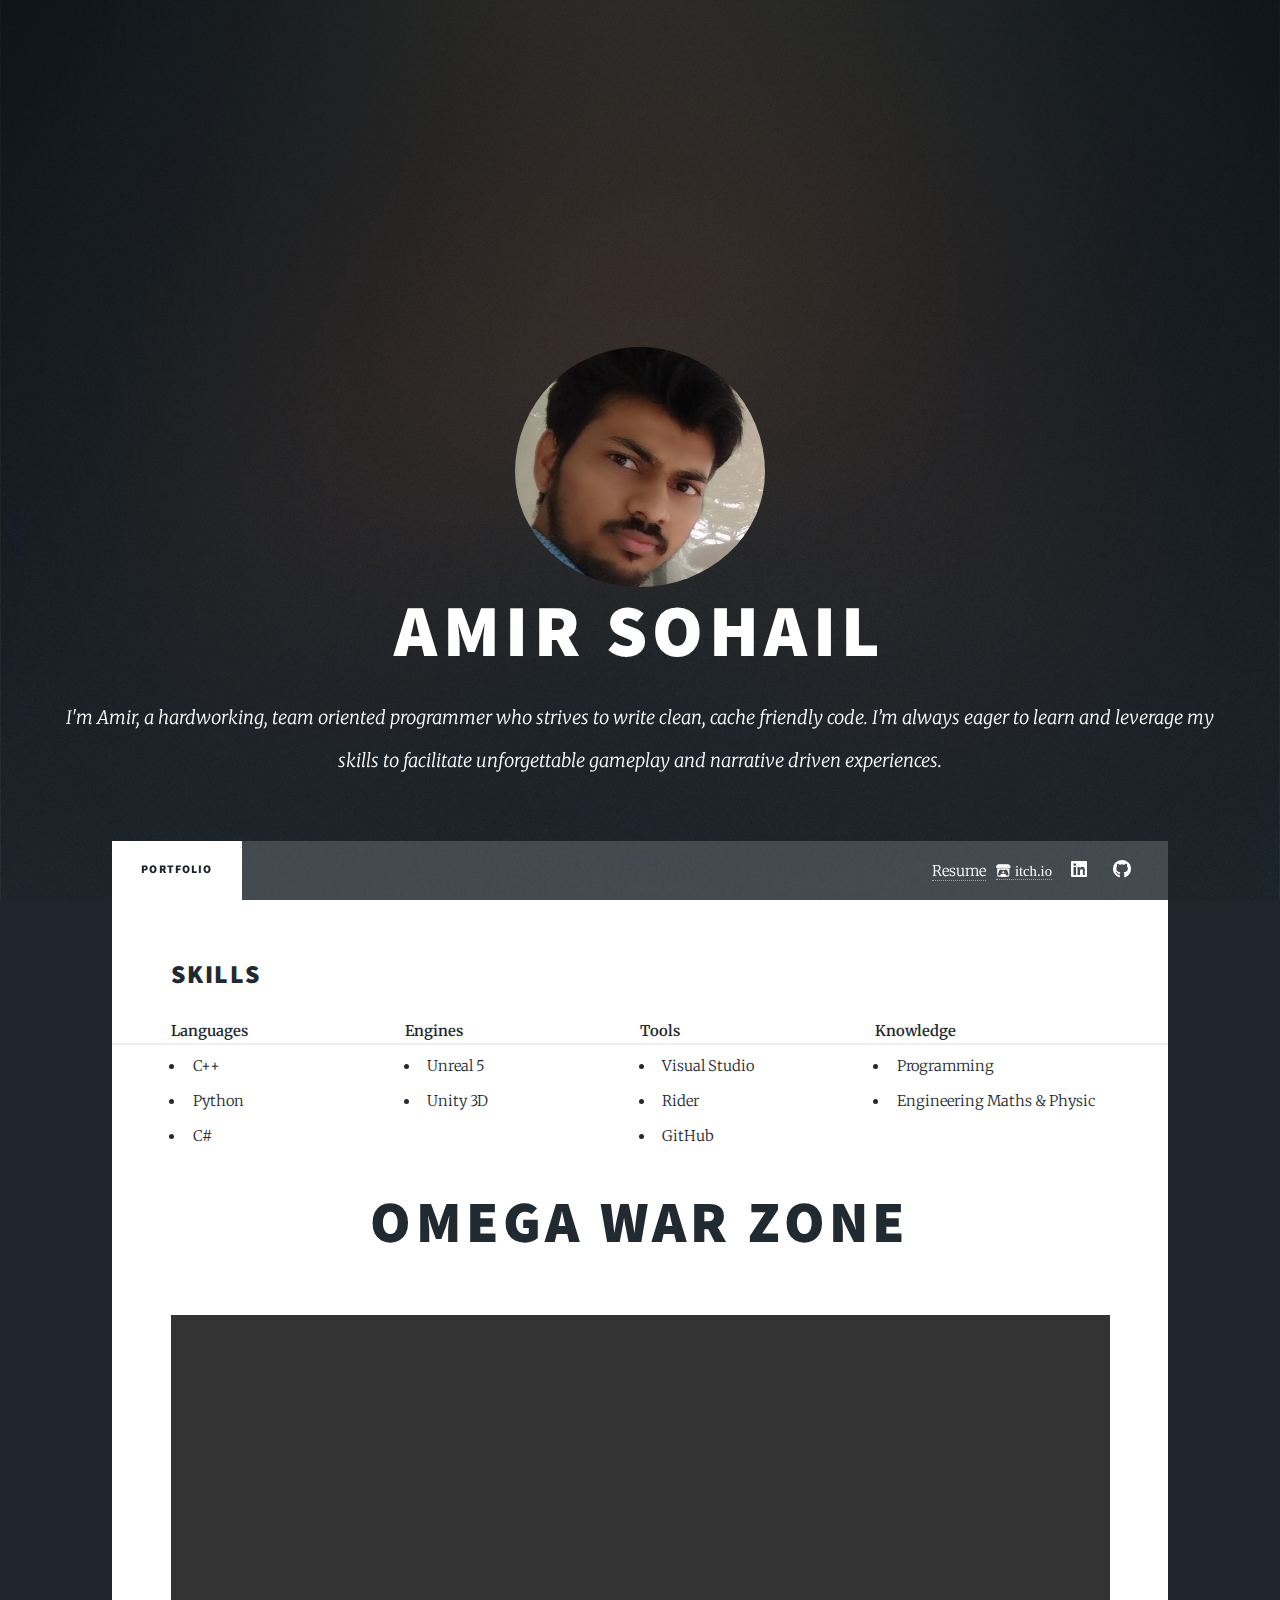
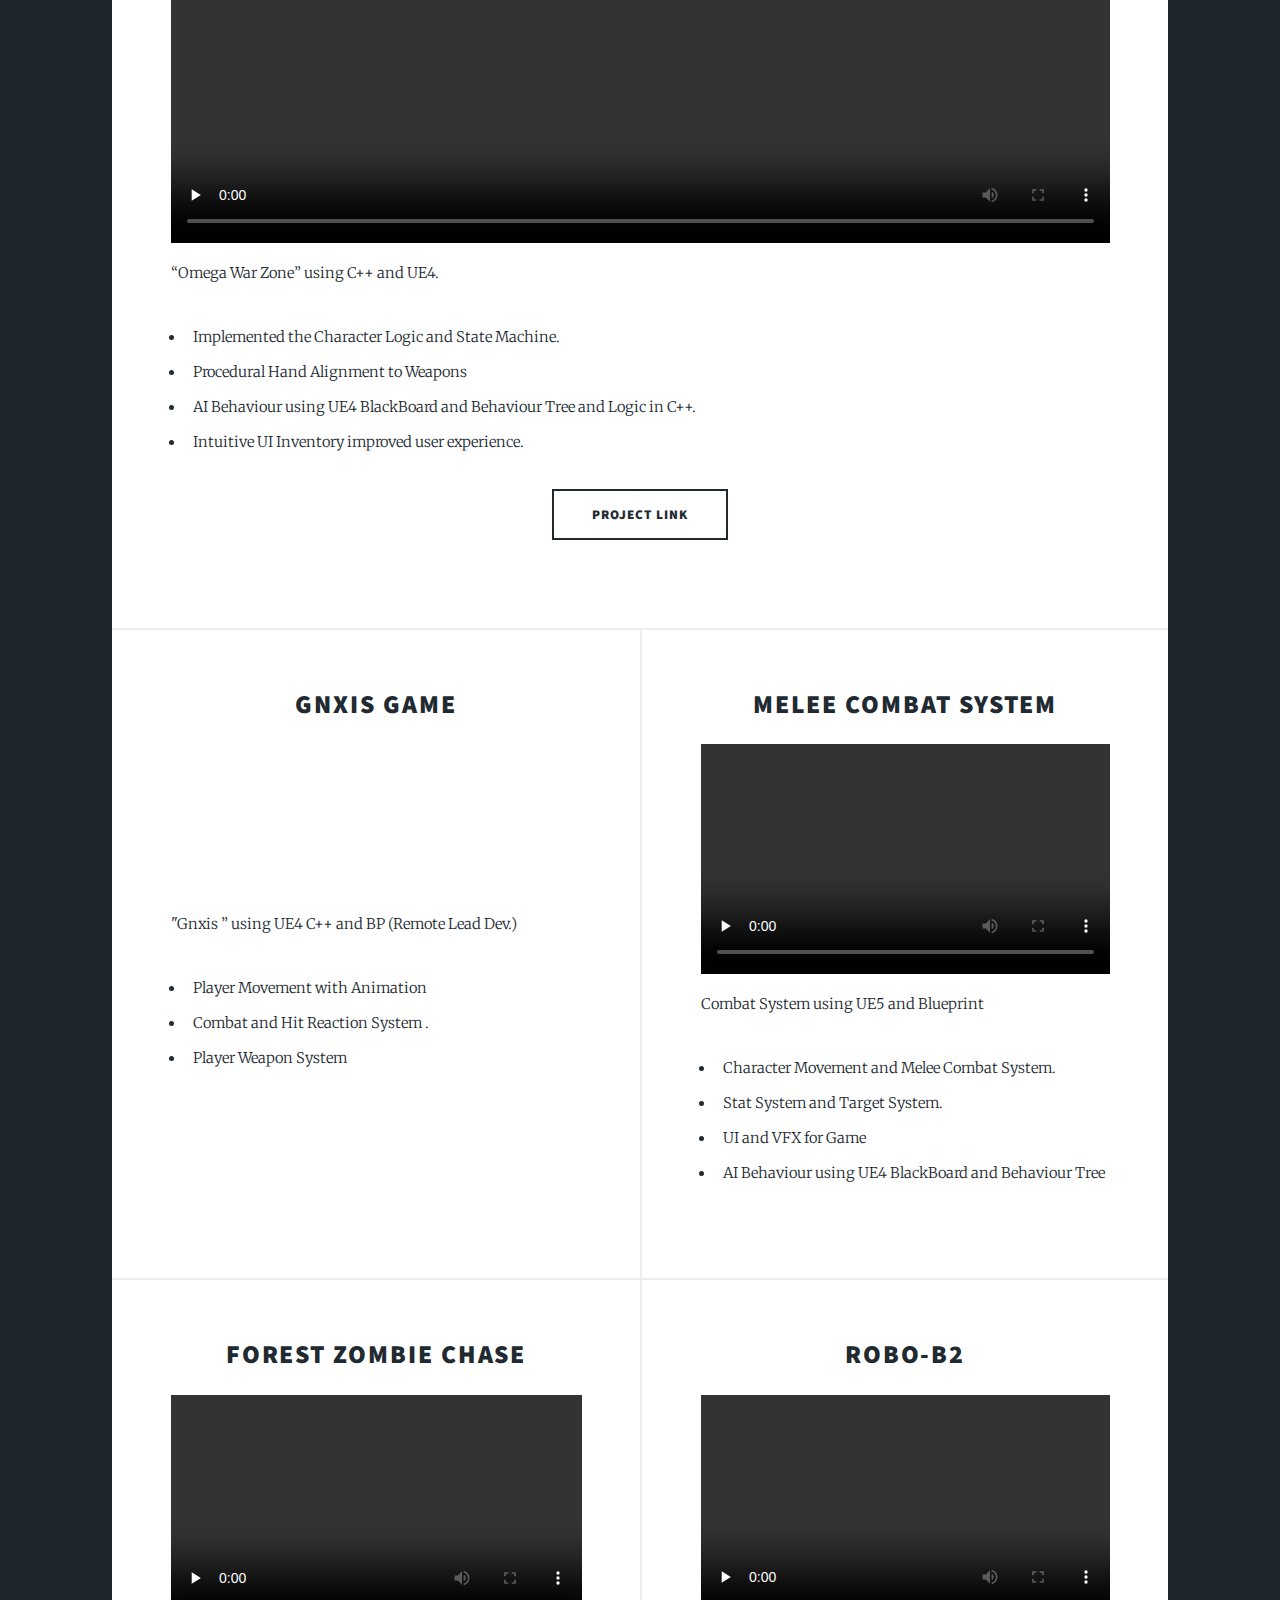
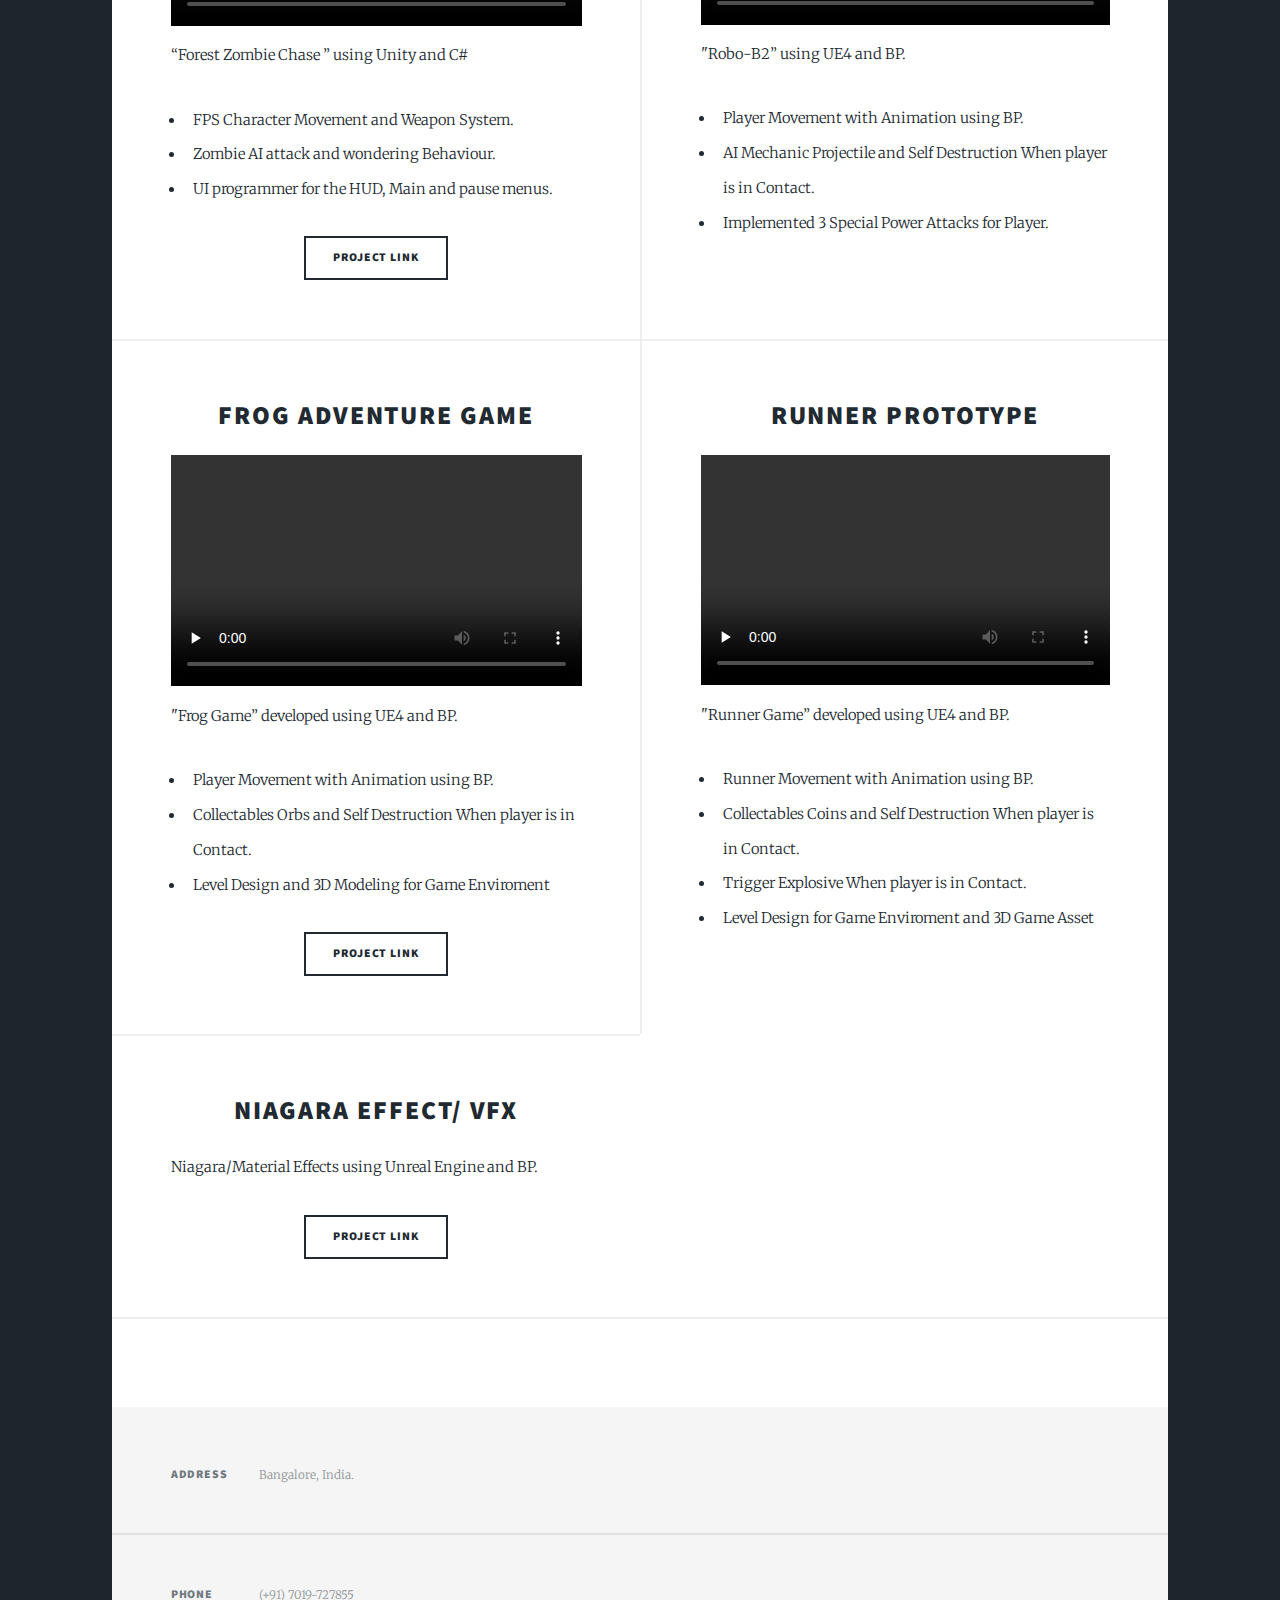
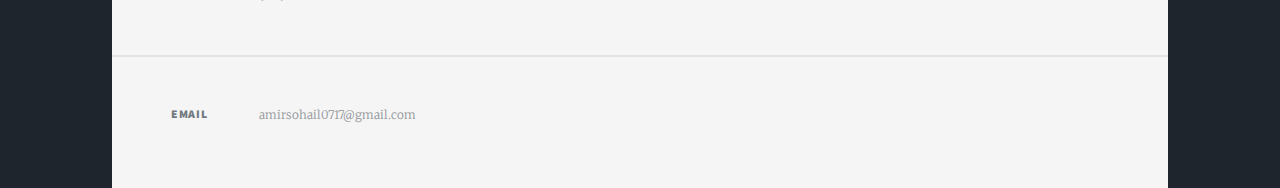
<file: index.html>
<!DOCTYPE HTML>
<!--
	Massively by HTML5 UP
	html5up.net | @ajlkn
	Free for personal and commercial use under the CCA 3.0 license (html5up.net/license)
-->
<html>
	
	<head>
		<title>AMIR PORTFOLIO</title>
		<meta charset="utf-8" />
		<meta name="viewport" content="width=device-width, initial-scale=1, user-scalable=no" />
		<link rel="stylesheet" href="assets/css/main.css" />
		<noscript><link rel="stylesheet" href="assets/css/noscript.css" /></noscript>
		
	</head>
	
	<body class="is-preload">

		<!-- Wrapper -->
			<div id="wrapper" class="fade-in">

				
				  
				<!-- Intro -->
					<div id="intro">
						<!-- <div class="Profile"> -->
							<img src="images/Profile.jpg"  class="image--Profile" alt="Avatar">
						<!-- </div> -->

						<!-- <image src="images/Profile.jpg" alt="Avatar"> -->
							 
						<h1>Amir Sohail</h1>
						<p>I'm Amir, a hardworking, team oriented programmer who strives to write clean, cache friendly code. I’m always eager to learn and leverage my skills to facilitate unforgettable gameplay and narrative driven experiences.</p>
						<!-- <ul class="actions">
							<li><a href="#header" class="button icon solid solo fa-arrow-down scrolly">Continue</a></li>
						</ul> -->
					</div>

				<!-- Header -->
					<header id="header">
						<!-- <a href="index.html" class="logo">scroll</a> -->
					</header>

				<!-- Nav -->
					<nav id="nav">
						<ul class="links">
							<li class="active"><a href="index.html"> PORTFOLIO</a></li>
							<!-- <li><a href="generic.html">Generic Page</a></li>
							<li><a href="elements.html">Elements Reference</a></li> -->
						</ul>

						<!-- <ul class="links">
							<li class="active"><a href="index2.html"> Technical Art</a></li>
							  <li><a href="generic.html">Generic Page</a></li>
							<li><a href="elements.html">Elements Reference</a></li>  
						</ul> -->
						  
					 
						<ul class="icons">
							<!-- <li><a href="#" class="icon brands fa-twitter"><span class="label">Twitter</span></a></li>   -->
							<li><a href="./images/Resume.pdf" target="_blank" type="application/pdf">    Resume   </a></li>
							<li><a href="https://amir0717.itch.io/"   class="fab fa-itch-io">  <span class="label">itch.io</span></a></li>
							<li><a href="https://www.linkedin.com/in/amir-s-07bb90153/" class="icon brands fa-linkedin"><span class="label">linkedin</span></a></li>
							<li><a href="https://github.com/AmirSohail-1" class="icon brands fa-github"><span class="label">GitHub</span></a></li>
						</ul>
					</nav> 

				 

				<!-- Main -->
					<div id="main">


						<div class="SiteSection">
							
							<h2 class="SectionHeader">Skills</h2>	
							<div class="container-X"  >
								

								 

								<div class="col-xs-4 Listing"  style=" display: grid; float: left;  width: 25%;    background: transparent;" >
									<strong>Languages</strong>
									<ul>
										<li>C++</li>
										<li>Python</li>
										<li>C#</li>
									</ul>
								</div>

								<div class="col-xs-4 Listing" style=" display: grid; float: left; width: 25%;    background: transparent;">
									<strong>Engines</strong>
									<ul>
										<li>Unreal 5</li>
										<li>Unity 3D</li>										
									</ul>
								</div>	

								<div class="col-xs-4 Listing" style=" display: grid; float: left; width: 25%;   background: transparent;" >
									<strong>Tools</strong>
									<ul>
										<li>Visual Studio</li>
										<li>Rider</li>
										<li>GitHub</li>
									</ul>
								</div>

								<div class="col-xs-4 Listing" style=" display: grid; float: left; width: 25%;   background: transparent;" >
									<strong>Knowledge</strong>
									<ul>
										<li> Programming </li>
										<li>Engineering Maths & Physic</li>
										<!-- <li>DS & Algo</li> -->
									</ul>
								</div>

								

							    

							</div>
						</div>

						<!-- Featured Post -->
							<article class="post featured">

								 <header class="major">  
								 	  <!-- <h2>Projects</h2>
									<p>These are the current projects on which I have worked.  Check out the GitHub and itch.io links for the most up-to-date Work. <br />   
									</p>   -->
								</header>  

								<header class="major">
									<!-- <span class="date">April 22, 2017</span> -->
									<h2> Omega War Zone  </h2>
								</header>

								<!-- <a  class="image main"><img src="images/pic01.jpg" alt="" /></a> -->

								<video width="640" height="360" controls preload="none">
									<source src="images/Shooter_Demo.mp4" type="video/mp4">
									Your browser does not support the video Preload.
								  </video>

								<!-- <p> Omega War Zone Game is third-person shooter game, the protagonist is trapped in an extraterrestrial battle zone..</p> -->
								<p>“Omega War Zone” using C++ and UE4.</p>

								<div  style=" text-align: left; background: transparent;"  >
									 
									<ul>
										<li> Implemented the Character Logic and State Machine.</li>
										<li> Procedural Hand Alignment to Weapons</li>
										<li> AI Behaviour using UE4 BlackBoard and Behaviour Tree and Logic in C++.</li>			
										<li> Intuitive UI Inventory improved user experience.</li>							
									</ul>
								</div>	
								
								<ul class="actions special">
									<li><a href="https://github.com/AmirSohail-1/OmegaWar" class="button large">Project Link</a></li>
								</ul>
							</article>

						<!-- Posts -->

							<section class="posts"> 
								
								 
								<article>
									<header>
										<!-- <span class="date">April 18, 2017</span> -->
										<h2><a  >Gnxis Game </a></h2>
									</header>
									 <div  class = "iframe-container">
									<iframe width="640" height="480" src="https://www.youtube.com/embed/CVzIyQYFRlk" title="YouTube video player" frameborder="0" allow="accelerometer; autoplay; clipboard-write; encrypted-media; gyroscope; picture-in-picture; web-share" allowfullscreen></iframe>
									 </div>

									<p> "Gnxis ”  using UE4 C++ and BP  (Remote Lead Dev.) </p>

									<div  style=" text-align: left; background: transparent;"  >									 
										<ul>
											<li> Player Movement with Animation  </li>
											<li> Combat  and Hit Reaction System .</li>			
											<li>  Player Weapon System</li>		
										</ul>
									</div>								 

								</article>


								<!-- <article>
									<header> 
										<h2><a  > Multiplayer Game </a></h2>
									</header>
								 
									<video width="640" height="360" controls preload="none">
										<source src="images/blaster.mp4" type="video/mp4">
										Your browser does not support the video Preload.
									  </video>

									<p> Multiplayer Shooter Game using UE5 and C++ </p>
									
									<div  style=" text-align: left; background: transparent;"  >									 
										<ul>
											<li> Replicated Character Movement and Weapon System.</li>
											<li> Multiplayer Plugin which Supports Steam and EOS </li>
											<li> Implementation Lag Compensation Techniques </li>			
											<li> UI and VFX for Game </li>							
										</ul>
									</div>

									 
								</article> -->

								<article>
									<header> 
										<h2><a  > Melee Combat System  </a></h2>
									</header>
								 
									<video width="640" height="360" controls preload="none">
										<source src="images/combatmelee.mp4" type="video/mp4">
										Your browser does not support the video Preload.
									  </video>

									<p> Combat System using UE5 and Blueprint </p>
									
									<div  style=" text-align: left; background: transparent;"  >									 
										<ul>
											<li>   Character Movement and Melee Combat System.</li>
											<li>   Stat System and Target System.</li>
											<li> UI and VFX for Game </li>		
											<li> AI Behaviour using UE4 BlackBoard and Behaviour Tree  </li>							
										</ul>
									</div>

									 
								</article>

								

								<article>
									<header>
										<!-- <span class="date">April 18, 2017</span> -->
										<h2><a  > Forest Zombie Chase  </a></h2>
									</header>
									<!-- <a  class="image fit"><img src="images/pic3.jpg" alt="" /></a> -->

									<video width="640" height="360" controls preload="none">
										<source src="images/FPS_Demo.mp4" type="video/mp4">
										Your browser does not support the video Preload.
									  </video>

									<p> “Forest Zombie Chase  ”  using  Unity and C#</p>
									
									<div  style=" text-align: left; background: transparent;"  >									 
										<ul>
											<li> FPS Character Movement and Weapon System.</li>
											<li> Zombie AI attack and wondering Behaviour.</li>			
											<li> UI programmer for the HUD, Main and pause menus.</li>							
										</ul>
									</div>

									<ul class="actions special">
										<li><a href= "https://amir0717.itch.io/dark-forest-zombie-chase" class="button">Project Link</a></li>
									</ul>
								</article>

								

								<article>
									<header>
										<!-- <span class="date">April 18, 2017</span> -->
										<h2><a  >Robo-B2</a></h2>
									</header>
									<!-- <a  class="image fit"><img src="images/pic3.jpg" alt="" /></a> -->

									<video width="640" height="360" controls preload="none">
										<source src="images/Robo_Hammer.mp4" type="video/mp4">
										Your browser does not support the video Preload.
									  </video>

									<p> "Robo-B2”  using UE4 and BP.</p>

									<div  style=" text-align: left; background: transparent;"  >									 
										<ul>
											<li> Player Movement with Animation using BP. </li>
											<li> AI Mechanic Projectile and Self Destruction When player is in Contact.</li>			
											<li> Implemented 3 Special Power Attacks for Player.</li>							
										</ul>
									</div>

								 

								</article>

								<!--  <article>
									<header> 
										<h2>TBA</h2>
									</header>
									<a   class="image fit"><img src="images/pic4.jpg" alt="" /></a>
									<p>Third-person adventure game with a low-poly look. Soon, I'll begin working on this game project.</p>
									<ul class="actions special">
										<li><a href="#" class="button">Project Link</a></li>
									</ul>
								</article>  -->

								<!--
								<article>
									<header>
										<span class="date">April 14, 2017</span>
										<h2><a href="#">Tempus sed<br />
										nulla imperdiet</a></h2>
									</header>
									<a href="#" class="image fit"><img src="images/pic05.jpg" alt="" /></a>
									<p>Donec eget ex magna. Interdum et malesuada fames ac ante ipsum primis in faucibus. Pellentesque venenatis dolor imperdiet dolor mattis sagittis magna etiam.</p>
									<ul class="actions special">
										<li><a href="#" class="button">Full Story</a></li>
									</ul>
								</article>
								<article>
									<header>
										<span class="date">April 11, 2017</span>
										<h2><a href="#">Odio magna<br />
										sed consectetur</a></h2>
									</header>
									<a href="#" class="image fit"><img src="images/pic06.jpg" alt="" /></a>
									<p>Donec eget ex magna. Interdum et malesuada fames ac ante ipsum primis in faucibus. Pellentesque venenatis dolor imperdiet dolor mattis sagittis magna etiam.</p>
									<ul class="actions special">
										<li><a href="#" class="button">Full Story</a></li>
									</ul>
								</article>
								<article>
									<header>
										<span class="date">April 7, 2017</span>
										<h2><a href="#">Augue lorem<br />
										primis vestibulum</a></h2>
									</header>
									<a href="#" class="image fit"><img src="images/pic07.jpg" alt="" /></a>
									<p>Donec eget ex magna. Interdum et malesuada fames ac ante ipsum primis in faucibus. Pellentesque venenatis dolor imperdiet dolor mattis sagittis magna etiam.</p>
									<ul class="actions special">
										<li><a href="#" class="button">Full Story</a></li>
									</ul>
								</article> -->

								 
								<article>
									<header>
										 <!-- <span class="date">April 24, 2017</span>   -->
										<h2>Frog Adventure Game</h2>
									</header>
									<video width="640" height="360" controls preload="none">
										<source src="images/Frog Demo .mp4" type="video/mp4">
										Your browser does not support the video Preload.
									  </video>
									  <p> "Frog Game” developed using UE4 and BP.</p>
									<div  style=" text-align: left; background: transparent;"  >									 
										<ul>
											<li> Player Movement with Animation using BP. </li>
											<li> Collectables Orbs and Self Destruction When player is in Contact.</li>			
											<li> Level Design and 3D Modeling for Game Enviroment</li>							
										</ul>
									</div>
									<ul class="actions special">
										<li><a href="https://drive.google.com/file/d/1zOF3WPN5-6CG1fP9Fnk4nS42MsftiykA/view?usp=sharing" class="button">Project Link</a></li>
									</ul>
								</article> 


								


								<article>
									<header>
										 <!-- <span class="date">April 24, 2017</span>   -->
										<h2>Runner Prototype</h2>
									</header>
									
									<video width="640" height="360" controls preload="none">
										<source src="images/CreateForHogry.mp4" type="video/mp4">
										Your browser does not support the video Preload.
									  </video>
									  <p> "Runner Game” developed using UE4 and BP.</p>
									<div  style=" text-align: left; background: transparent;"  >									 
										<ul>
											<li> Runner Movement with Animation using BP. </li>
											<li> Collectables Coins and Self Destruction When player is in Contact.</li>
											<li> Trigger Explosive When player is in Contact.</li>		
											<li> Level Design for Game Enviroment and 3D Game Asset  </li>							
										</ul>
									</div>
									
									<ul class="actions special">
										<!-- <li><a href="https://amir0717.itch.io/covid-war" class="button">Project Link</a></li> -->
									</ul>
								</article> 

								<article>
									<header>
										 <!-- <span class="date">April 24, 2017</span>   -->
										<h2>Niagara Effect/ VFX </h2>
									</header>
									<!-- <video width="640" height="360" controls preload="none">
										<source src="images/Frog Demo .mp4" type="video/mp4">
										Your browser does not support the video Preload.
									  </video> -->
									  <p>Niagara/Material Effects using Unreal Engine and BP.</p>
									<div  style=" text-align: left; background: transparent;"  >									 
										<ul>
											<!-- <li> Player Movement with Animation using BP. </li>
											<li> Collectables Orbs and Self Destruction When player is in Contact.</li>			
											<li> Level Design and 3D Modeling for Game Enviroment</li>							 -->
										</ul>
									</div>
									<ul class="actions special">
										<li><a href="https://drive.google.com/drive/folders/1B55AV9vSUw2GnsOVbHftAM2QG_tIbxl0?usp=sharing" class="button">Project Link</a></li>
									</ul>
								</article> 


								<!-- <article>
									<header>
										   <span class="date">April 24, 2017</span>    CovidVirus.mp4  
										<h2> Covid-War </h2>
									</header>
									<video width="640" height="360" controls preload="none">
										<source src="images/CovidVirus.mp4" type="video/mp4">
										Your browser does not support the video Preload.
									  </video>
									 
									<p>Covid-War Game built using Unity3D in C# </p>
									<div  style=" text-align: left; background: transparent;"  >									 
										<ul>
											<li> 2D Movement and Points Logic of Player </li>
											<li> Trigger Death When player is in Contact with Covid-19 Virus.</li>		
											<li> Infinite Level generation Logic   </li>							
										</ul>
									</div>
									<ul class="actions special">
										<li><a href="https://amir0717.itch.io/covid-war" class="button">Project Link</a></li>
									</ul>
								</article>  -->
								


							</section>

						<!-- Footer -->
							<footer>
								<!-- <div class="pagination">
									 <a href="#" class="previous">Prev</a>-->
									<!-- <a href="#" class="page active">1</a>
									<a href="#" class="page">2</a>
									<a href="#" class="page">3</a>
									<span class="extra">&hellip;</span>
									<a href="#" class="page">8</a>
									<a href="#" class="page">9</a>
									<a href="#" class="page">10</a>
									<a href="#" class="next">Next</a> 
								</div> -->
							</footer>

					</div>

				<!-- Footer -->
					<footer id="footer">
						<!-- <section>
							<form method="post" action="#">
								<div class="fields">
									<div class="field">
										<label for="name">Name</label>
										<input type="text" name="name" id="name" />
									</div>
									<div class="field">
										<label for="email">Email</label>
										<input type="text" name="email" id="email" />
									</div>
									<div class="field">
										<label for="message">Message</label>
										<textarea name="message" id="message" rows="3"></textarea>
									</div>
								</div>
								<ul class="actions">
									<li><input type="submit" value="Send Message" /></li>
								</ul>
							</form>
						</section> -->
						<section class="split contact">
							<section class="alt">
								<h3>Address</h3>
								<p>Bangalore,  India.</p>
							</section>
							<section>
								<h3>Phone</h3>
								<p> (+91) 7019-727855 </p>
							</section>
							<section>
								<h3>Email</h3>
								<p> amirsohail0717@gmail.com </p>
							</section>
							<!-- <section>
								<h3>Social</h3>
								<ul class="icons alt">
									<li><a href="#" class="icon brands alt fa-twitter"><span class="label">Twitter</span></a></li>
									<li><a href="#" class="icon brands alt fa-facebook-f"><span class="label">Facebook</span></a></li>
									<li><a href="#" class="icon brands alt fa-instagram"><span class="label">Instagram</span></a></li> -->
									<!-- <li><a href="https://github.com/ACMOIDRE" class="icon brands alt fa-github"><span class="label">GitHub</span></a></li> 
								</ul>
							</section>   -->
						</section>
					</footer>

				<!-- Copyright -->
					<!-- <div id="copyright">
						<ul><li>&copy; Untitled</li><li>Design: <a href="https://html5up.net">HTML5 UP</a></li></ul>
					</div> -->

			</div>

		<!-- Scripts -->
			<script src="assets/js/jquery.min.js"></script>
			<script src="assets/js/jquery.scrollex.min.js"></script>
			<script src="assets/js/jquery.scrolly.min.js"></script>
			<script src="assets/js/browser.min.js"></script>
			<script src="assets/js/breakpoints.min.js"></script>
			<script src="assets/js/util.js"></script>
			<script src="assets/js/main.js"></script>

	</body>
</html>
</file>
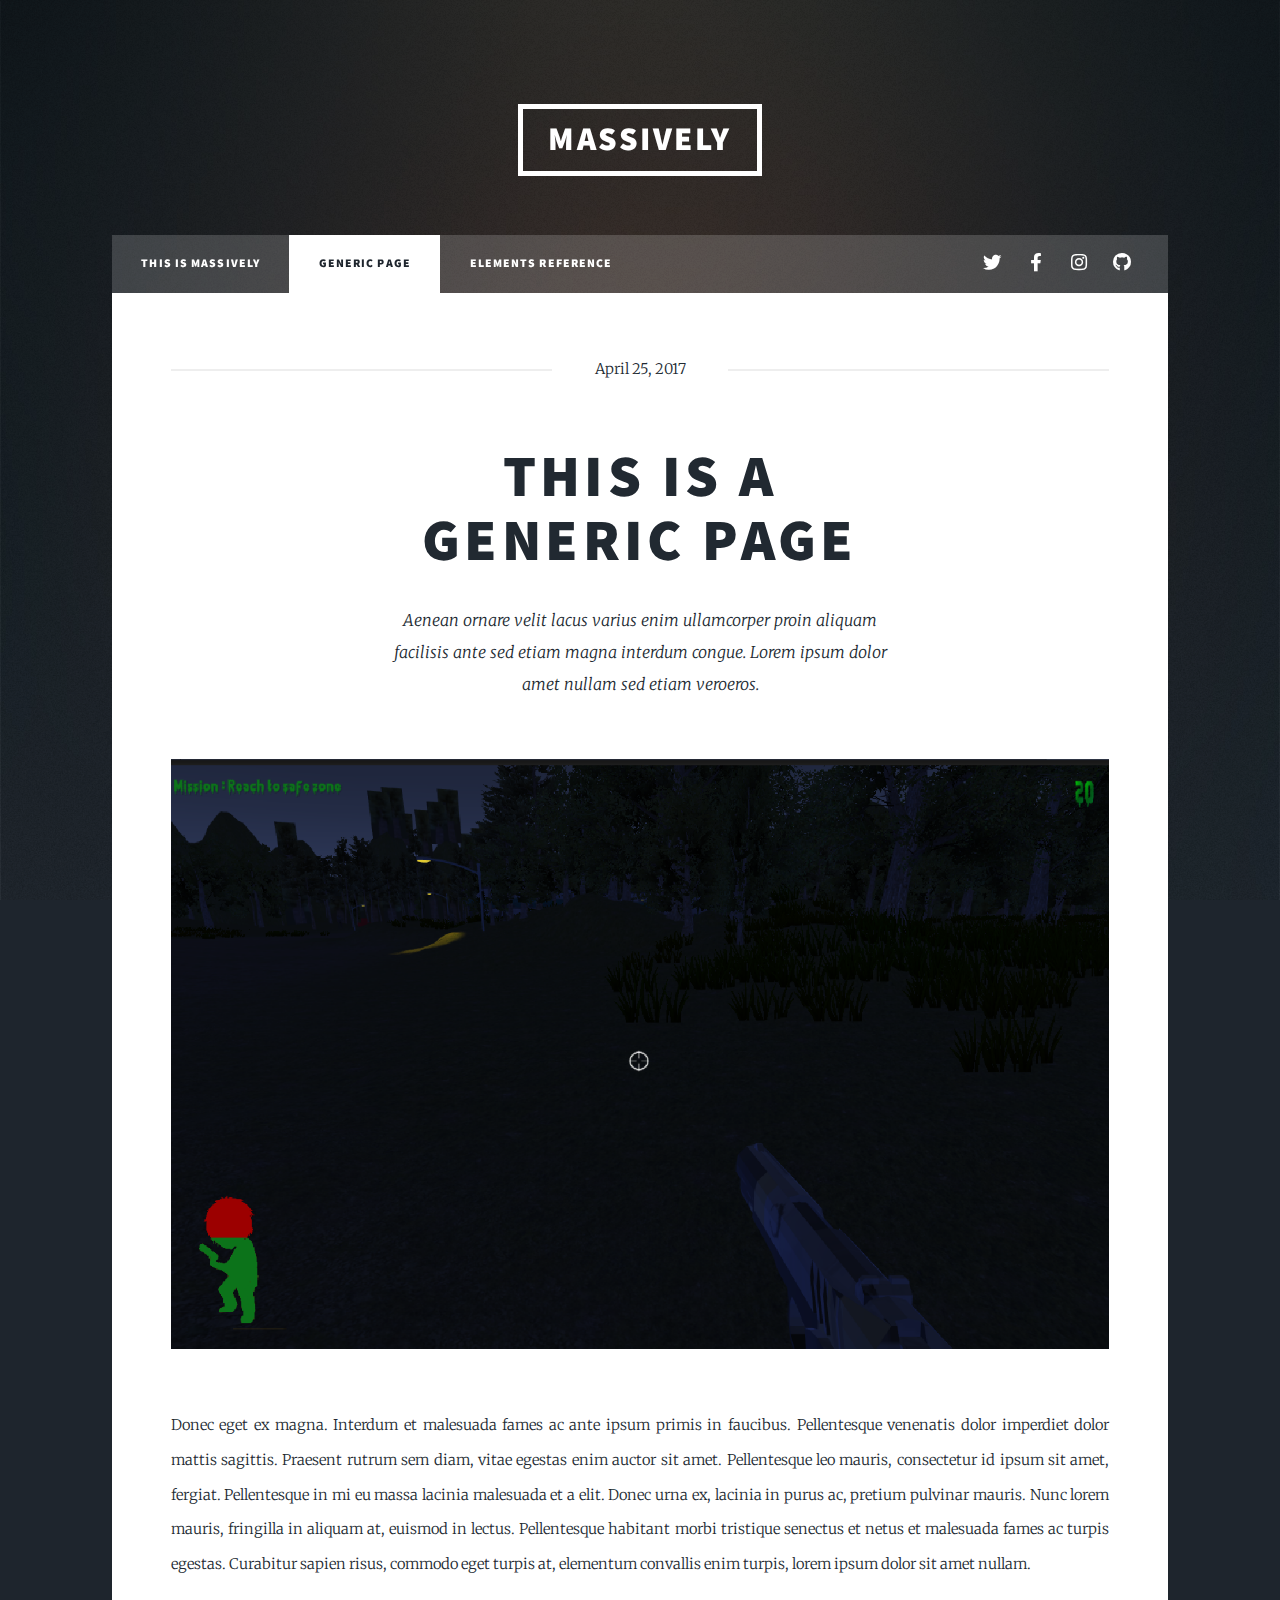
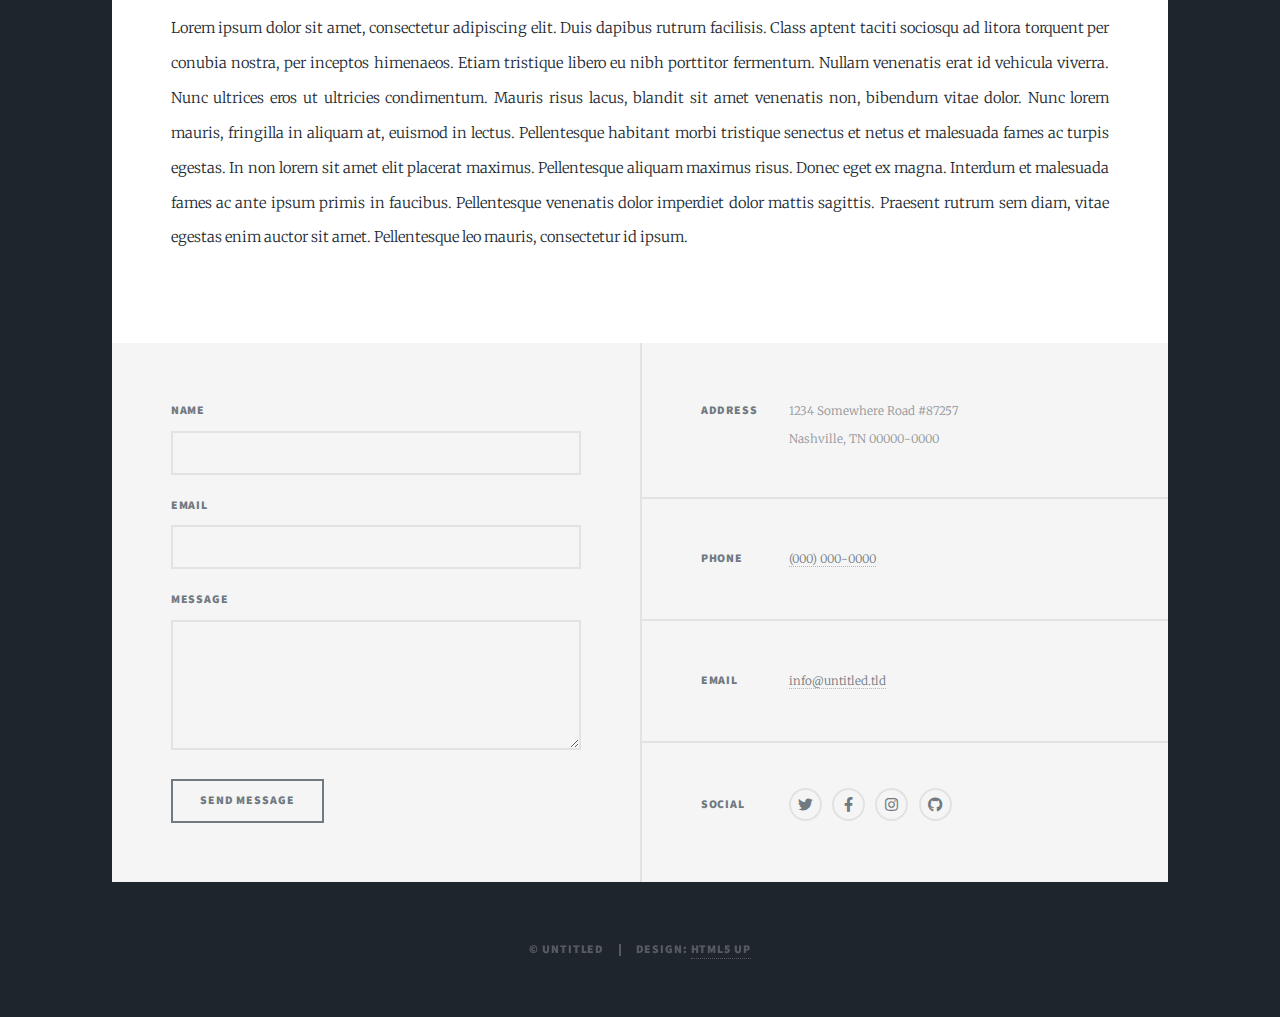
<file: generic.html>
<!DOCTYPE HTML>
<!--
	Massively by HTML5 UP
	html5up.net | @ajlkn
	Free for personal and commercial use under the CCA 3.0 license (html5up.net/license)
-->
<html>
	<head>
		<title>Generic Page - Massively by HTML5 UP</title>
		<meta charset="utf-8" />
		<meta name="viewport" content="width=device-width, initial-scale=1, user-scalable=no" />
		<link rel="stylesheet" href="assets/css/main.css" />
		<noscript><link rel="stylesheet" href="assets/css/noscript.css" /></noscript>
	</head>
	<body class="is-preload">

		<!-- Wrapper -->
			<div id="wrapper">

				<!-- Header -->
					<header id="header">
						<a href="index.html" class="logo">Massively</a>
					</header>

				<!-- Nav -->
					<nav id="nav">
						<ul class="links">
							<li><a href="index.html">This is Massively</a></li>
							<li class="active"><a href="generic.html">Generic Page</a></li>
							<li><a href="elements.html">Elements Reference</a></li>
						</ul>
						<ul class="icons">
							<li><a href="#" class="icon brands fa-twitter"><span class="label">Twitter</span></a></li>
							<li><a href="#" class="icon brands fa-facebook-f"><span class="label">Facebook</span></a></li>
							<li><a href="#" class="icon brands fa-instagram"><span class="label">Instagram</span></a></li>
							<li><a href="#" class="icon brands fa-github"><span class="label">GitHub</span></a></li>
						</ul>
					</nav>

				<!-- Main -->
					<div id="main">

						<!-- Post -->
							<section class="post">
								<header class="major">
									<span class="date">April 25, 2017</span>
									<h1>This is a<br />
									Generic Page</h1>
									<p>Aenean ornare velit lacus varius enim ullamcorper proin aliquam<br />
									facilisis ante sed etiam magna interdum congue. Lorem ipsum dolor<br />
									amet nullam sed etiam veroeros.</p>
								</header>
								<div class="image main"><img src="images/pic01.jpg" alt="" /></div>
								<p>Donec eget ex magna. Interdum et malesuada fames ac ante ipsum primis in faucibus. Pellentesque venenatis dolor imperdiet dolor mattis sagittis. Praesent rutrum sem diam, vitae egestas enim auctor sit amet. Pellentesque leo mauris, consectetur id ipsum sit amet, fergiat. Pellentesque in mi eu massa lacinia malesuada et a elit. Donec urna ex, lacinia in purus ac, pretium pulvinar mauris. Nunc lorem mauris, fringilla in aliquam at, euismod in lectus. Pellentesque habitant morbi tristique senectus et netus et malesuada fames ac turpis egestas. Curabitur sapien risus, commodo eget turpis at, elementum convallis enim turpis, lorem ipsum dolor sit amet nullam.</p>
								<p>Lorem ipsum dolor sit amet, consectetur adipiscing elit. Duis dapibus rutrum facilisis. Class aptent taciti sociosqu ad litora torquent per conubia nostra, per inceptos himenaeos. Etiam tristique libero eu nibh porttitor fermentum. Nullam venenatis erat id vehicula viverra. Nunc ultrices eros ut ultricies condimentum. Mauris risus lacus, blandit sit amet venenatis non, bibendum vitae dolor. Nunc lorem mauris, fringilla in aliquam at, euismod in lectus. Pellentesque habitant morbi tristique senectus et netus et malesuada fames ac turpis egestas. In non lorem sit amet elit placerat maximus. Pellentesque aliquam maximus risus. Donec eget ex magna. Interdum et malesuada fames ac ante ipsum primis in faucibus. Pellentesque venenatis dolor imperdiet dolor mattis sagittis. Praesent rutrum sem diam, vitae egestas enim auctor sit amet. Pellentesque leo mauris, consectetur id ipsum.</p>
							</section>

					</div>

				<!-- Footer -->
					<footer id="footer">
						<section>
							<form method="post" action="#">
								<div class="fields">
									<div class="field">
										<label for="name">Name</label>
										<input type="text" name="name" id="name" />
									</div>
									<div class="field">
										<label for="email">Email</label>
										<input type="text" name="email" id="email" />
									</div>
									<div class="field">
										<label for="message">Message</label>
										<textarea name="message" id="message" rows="3"></textarea>
									</div>
								</div>
								<ul class="actions">
									<li><input type="submit" value="Send Message" /></li>
								</ul>
							</form>
						</section>
						<section class="split contact">
							<section class="alt">
								<h3>Address</h3>
								<p>1234 Somewhere Road #87257<br />
								Nashville, TN 00000-0000</p>
							</section>
							<section>
								<h3>Phone</h3>
								<p><a href="#">(000) 000-0000</a></p>
							</section>
							<section>
								<h3>Email</h3>
								<p><a href="#">info@untitled.tld</a></p>
							</section>
							<section>
								<h3>Social</h3>
								<ul class="icons alt">
									<li><a href="#" class="icon brands alt fa-twitter"><span class="label">Twitter</span></a></li>
									<li><a href="#" class="icon brands alt fa-facebook-f"><span class="label">Facebook</span></a></li>
									<li><a href="#" class="icon brands alt fa-instagram"><span class="label">Instagram</span></a></li>
									<li><a href="#" class="icon brands alt fa-github"><span class="label">GitHub</span></a></li>
								</ul>
							</section>
						</section>
					</footer>

				<!-- Copyright -->
					<div id="copyright">
						<ul><li>&copy; Untitled</li><li>Design: <a href="https://html5up.net">HTML5 UP</a></li></ul>
					</div>

			</div>

		<!-- Scripts -->
			<script src="assets/js/jquery.min.js"></script>
			<script src="assets/js/jquery.scrollex.min.js"></script>
			<script src="assets/js/jquery.scrolly.min.js"></script>
			<script src="assets/js/browser.min.js"></script>
			<script src="assets/js/breakpoints.min.js"></script>
			<script src="assets/js/util.js"></script>
			<script src="assets/js/main.js"></script>

	</body>
</html>
</file>
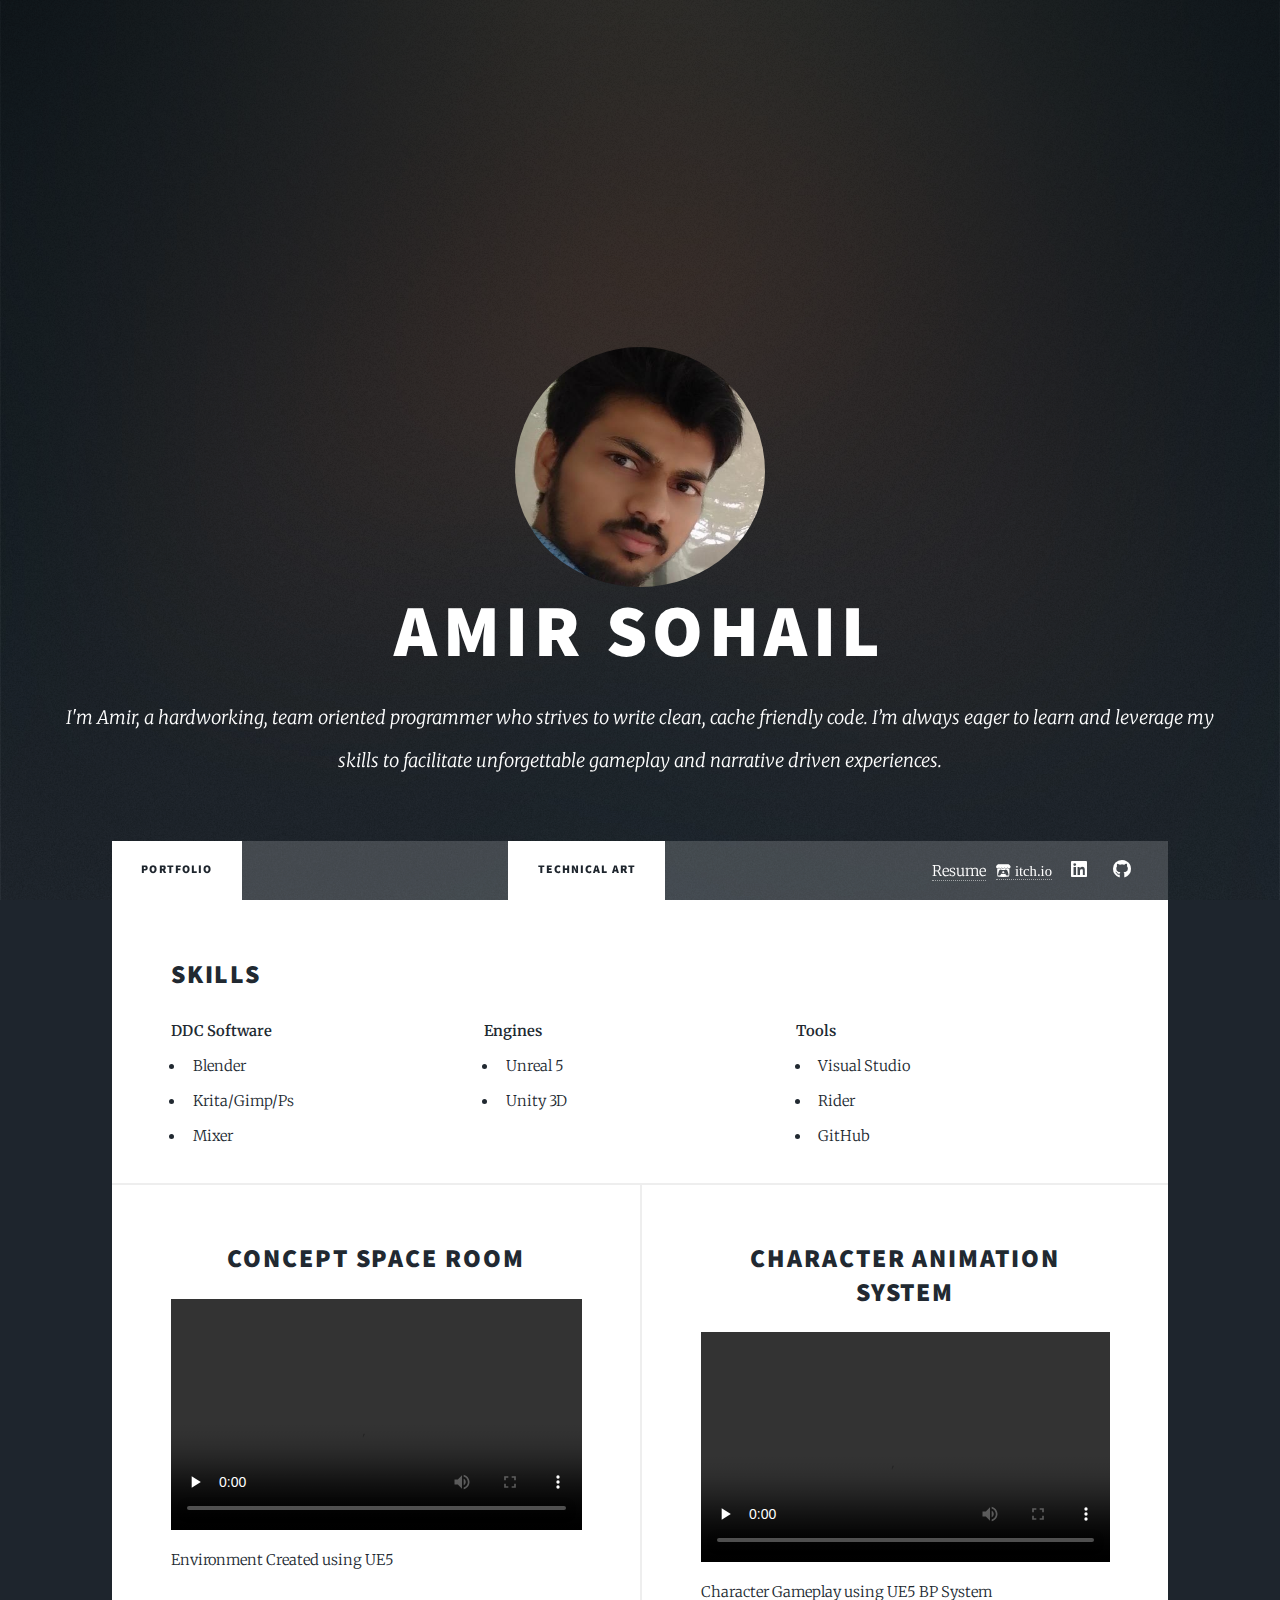
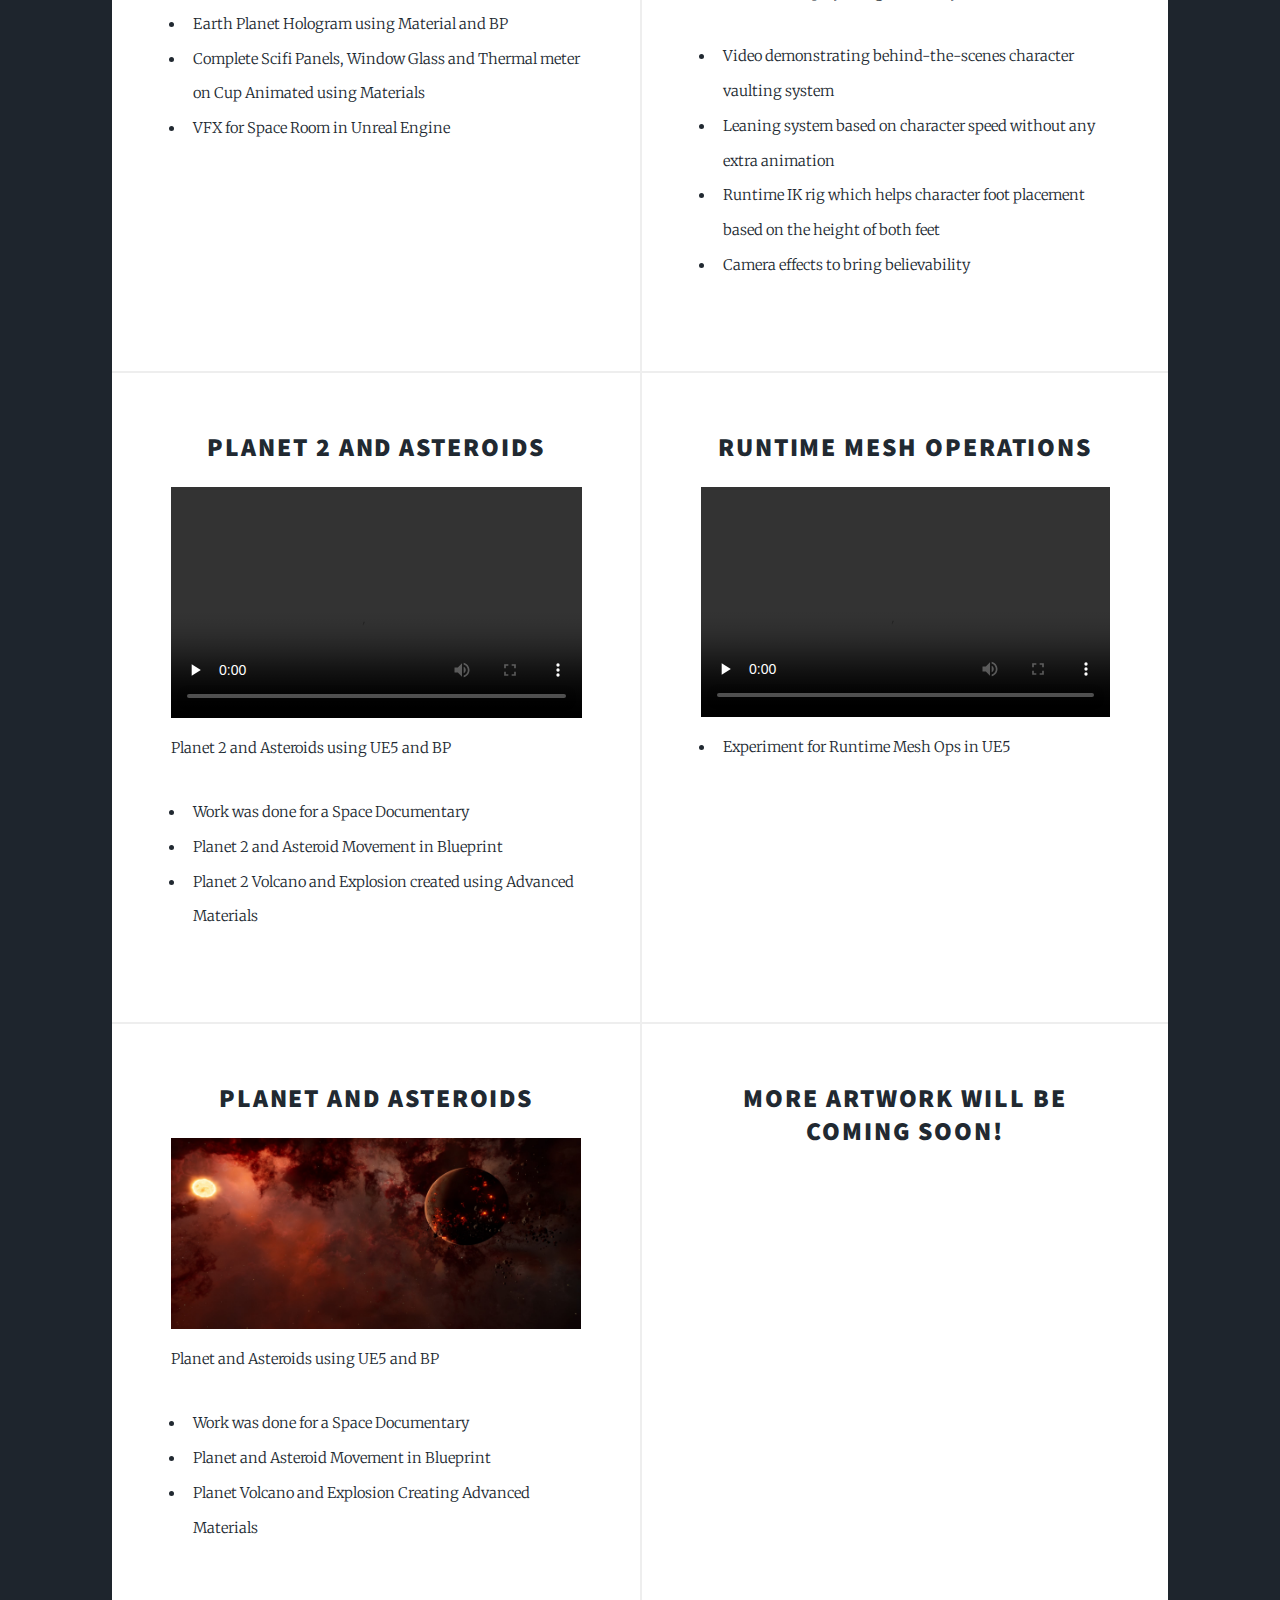
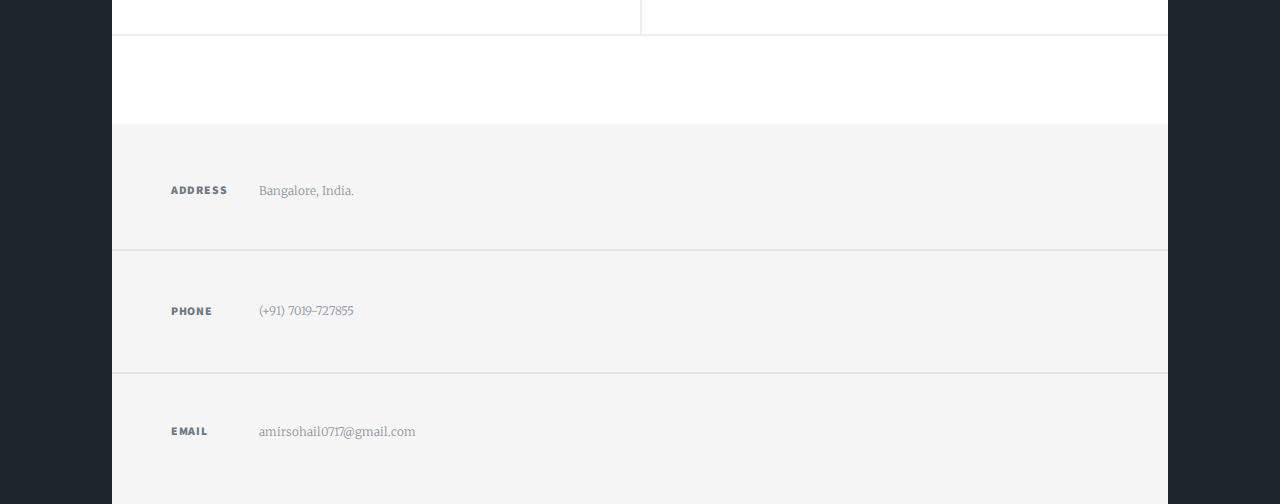
<file: index2.html>
<!DOCTYPE HTML>
<!--
	Massively by HTML5 UP
	html5up.net | @ajlkn
	Free for personal and commercial use under the CCA 3.0 license (html5up.net/license)
-->
<html>
	
	<head>
		<title>AMIR PORTFOLIO</title>
		<meta charset="utf-8" />
		<meta name="viewport" content="width=device-width, initial-scale=1, user-scalable=no" />
		<link rel="stylesheet" href="assets/css/main.css" />
		<noscript><link rel="stylesheet" href="assets/css/noscript.css" /></noscript>
		
	</head>

 
	
	<body class="is-preload">

		<!-- Wrapper -->
			<div id="wrapper" class="fade-in">

				
				  
				<!-- Intro -->
					<div id="intro">
						<!-- <div class="Profile"> -->
							<img src="images/Profile.jpg"  class="image--Profile" alt="Avatar">
						<!-- </div> -->

						<!-- <image src="images/Profile.jpg" alt="Avatar"> -->
							 
						<h1>Amir Sohail</h1>
						<p>I'm Amir, a hardworking, team oriented programmer who strives to write clean, cache friendly code. I’m always eager to learn and leverage my skills to facilitate unforgettable gameplay and narrative driven experiences.</p>
						<!-- <ul class="actions">
							<li><a href="#header" class="button icon solid solo fa-arrow-down scrolly">Continue</a></li>
						</ul> -->
					</div>

				<!-- Header -->
					<header id="header">
						<!-- <a href="index.html" class="logo">scroll</a> -->
					</header>

				<!-- Nav -->
					<nav id="nav">
						<ul class="links">
							<li class="active"><a href="index.html"> PORTFOLIO</a></li>
							<!-- <li><a href="generic.html">Generic Page</a></li>
							<li><a href="elements.html">Elements Reference</a></li> -->
						</ul>

						<ul class="links">
							<li class="active"><a href="index2.html"> Technical Art</a></li>
							<!-- <li><a href="generic.html">Generic Page</a></li>
							<li><a href="elements.html">Elements Reference</a></li> -->
						</ul>
					 
						<ul class="icons">
							<!-- <li><a href="#" class="icon brands fa-twitter"><span class="label">Twitter</span></a></li>  --> 
							<li><a href="./images/Resume.pdf" target="_blank" type="application/pdf">    Resume   </a></li>
							<li><a href="https://amir0717.itch.io/"   class="fab fa-itch-io">  <span class="label">itch.io</span></a></li>
							<li><a href="https://www.linkedin.com/in/amir-s-07bb90153/" class="icon brands fa-linkedin"><span class="label">linkedin</span></a></li>
							<li><a href="https://github.com/ACMOIDRE" class="icon brands fa-github"><span class="label">GitHub</span></a></li>
						</ul>
					</nav>

				 

				<!-- Main -->
					<div id="main">


						<div class="SiteSection">
							
							<h2 class="SectionHeader">Skills</h2>	
							<div class="container-X"  >
								

								 

								<div class="col-xs-4 Listing"  style=" display: grid; float: left;  width: 33.33%;    background: transparent;" >
									<strong>DDC Software</strong>
									<ul>
										<li>Blender</li>
										<li>Krita/Gimp/Ps</li>
										<li>Mixer</li>
									</ul>
								</div>

								<div class="col-xs-4 Listing" style=" display: grid; float: left; width: 33.33%;    background: transparent;">
									<strong>Engines</strong>
									<ul>
										<li>Unreal 5</li>
										<li>Unity 3D</li>										
									</ul>
								</div>	

								<div class="col-xs-4 Listing" style=" display: grid; float: left; width: 33.33%;   background: transparent;" >
									<strong>Tools</strong>
									<ul>
										<li>Visual Studio</li>
										<li>Rider</li>
										<li>GitHub</li>
									</ul>
								</div>

								

								

							    

							</div>
						</div>

					 
							<section class="posts">  

								<article>
									<header> 
										<h2><a  >Concept Space Room  </a></h2>
									</header>
								 
									<video width="640" height="360" controls preload="none">
										<source src="images/SpaceRoom1.mp4" type="video/mp4">
										Your browser does not support the video Preload.
									  </video>

									<p> Environment Created using UE5   </p>
									
									<div  style=" text-align: left; background: transparent;"  >									 
										<ul>
											<li> Earth Planet Hologram using Material and BP  </li> 		
											<li>Complete Scifi Panels, Window Glass and Thermal meter on Cup Animated using Materials</li>
											<li> VFX for Space Room in Unreal Engine </li>							
										</ul>
									</div>

									 
								</article>

								<article>
									<header> 
										<h2><a>  Character Animation System  </a></h2>
									</header>
								 
									<video width="640" height="360" controls preload="none">
										<source src="images/TechAnim.mp4" type="video/mp4">
										Your browser does not support the video Preload.
									  </video>

									<p> Character Gameplay using UE5 BP System   </p> 
									
									<div  style=" text-align: left; background: transparent;"  >									 
										<ul>
											<li>Video demonstrating behind-the-scenes character vaulting system</li>
											<li>Leaning system based on character speed without any extra animation</li>
											<li>Runtime IK rig which helps character foot placement based on the height of both feet</li>
											<li>Camera effects to bring believability</li>

										</ul>
									</div>

									 
								</article>

								<article>
									<header>
									  <h2><a>Planet 2 and Asteroids</a></h2>
									</header>
								  
									<div class="slider">
									  <video width="640" height="360" controls preload="none">
										<source src="images/Planet.mp4" type="video/mp4">
										Your browser does not support the video Preload.
									  </video>
									  
									</div>
								  
									<p>Planet 2  and Asteroids using UE5 and BP</p>
								  
									<div style="text-align: left; background: transparent;">
									  <ul>
										<li>Work was done for a Space Documentary</li>
										<li>Planet 2 and Asteroid Movement in Blueprint</li>
										<li>Planet 2 Volcano and Explosion created using Advanced Materials</li>
									  </ul>
									</div>
								  </article>

								  <!-- <article>
									<header>
									  <h2><a>Mesh Fracture </a></h2>
									</header>
								  
									<div class="slider">
									  <video width="640" height="360" controls preload="none">
										<source src="images/Chaos.mp4" type="video/mp4">
										Your browser does not support the video Preload.
									  </video>
									  
									</div>
								  
									 
								  
									<div style="text-align: left; background: transparent;">
									  <ul>
										<li>Work was done in UE5 for Realistic Runtime Physic Destruction </li>										
									  </ul>
									</div>
								  </article> -->


								  <article>
									<header>
									  <h2><a>Runtime Mesh Operations</a></h2>
									</header>
								  
									<div class="slider">
									  <video width="640" height="360" controls preload="none">
										<source src="images/MeshOps.mp4" type="video/mp4">
										Your browser does not support the video Preload.
									  </video>
									  
									</div>
								  
									 
								  
									<div style="text-align: left; background: transparent;">
									  <ul>
										<li>Experiment for Runtime Mesh Ops in UE5  </li>										
									  </ul>
									</div>
								  </article>

								  

								  <article>
									<header>
									  <h2><a>Planet and Asteroids</a></h2>
									</header>
								  
									<style>
									  img {
										max-width: 100%;
										height: auto;
									  }
									</style>
								  
									<img src="images/Planet1.jpg" alt="Image Placeholder">
								  
									<p>Planet and Asteroids using UE5 and BP</p>
								  
									<div style="text-align: left; background: transparent;">
									  <ul>
										<li>Work was done for a Space Documentary</li>
										<li>Planet and Asteroid Movement in Blueprint</li>
										<li>Planet Volcano and Explosion Creating Advanced Materials</li>
									  </ul>
									</div>
								  </article>
								  

									<!-- <article>
										<header> 
											<h2><a  >Revealing Backside of Any Mesh      </a></h2>
										</header>
									 
										<video width="640" height="360" controls preload="none">
											<source src="images/Mask Front Mesh.mp4" type="video/mp4">
											Your browser does not support the video Preload.
										  </video>
	
										
										
										<div  style=" text-align: left; background: transparent;"  >									 
											<ul>
												<li> This technique can be used to hide overflowing water inside boat mesh  </li> 														
											</ul>
										</div>
	
										 
									</article> -->


								  </article> 

								  <article>

										<header>
										<h2><a> More artwork will be coming soon! </a></h2>
										</header>					  
																		
										<div style="text-align: left; background: transparent;">
										
										</div>
								  </article> 


								
								  

						 
								


							</section>

						<!-- Footer -->
							<footer>
								<!-- <div class="pagination">
									 <a href="#" class="previous">Prev</a>-->
									<!-- <a href="#" class="page active">1</a>
									<a href="#" class="page">2</a>
									<a href="#" class="page">3</a>
									<span class="extra">&hellip;</span>
									<a href="#" class="page">8</a>
									<a href="#" class="page">9</a>
									<a href="#" class="page">10</a>
									<a href="#" class="next">Next</a> 
								</div> -->
							</footer>

					</div>

				<!-- Footer -->
					<footer id="footer">
						<!-- <section>
							<form method="post" action="#">
								<div class="fields">
									<div class="field">
										<label for="name">Name</label>
										<input type="text" name="name" id="name" />
									</div>
									<div class="field">
										<label for="email">Email</label>
										<input type="text" name="email" id="email" />
									</div>
									<div class="field">
										<label for="message">Message</label>
										<textarea name="message" id="message" rows="3"></textarea>
									</div>
								</div>
								<ul class="actions">
									<li><input type="submit" value="Send Message" /></li>
								</ul>
							</form>
						</section> -->
						<section class="split contact">
							<section class="alt">
								<h3>Address</h3>
								<p>Bangalore,  India.</p>
							</section>
							<section>
								<h3>Phone</h3>
								<p> (+91) 7019-727855 </p>
							</section>
							<section>
								<h3>Email</h3>
								<p> amirsohail0717@gmail.com </p>
							</section>
							<!-- <section>
								<h3>Social</h3>
								<ul class="icons alt">
									<li><a href="#" class="icon brands alt fa-twitter"><span class="label">Twitter</span></a></li>
									<li><a href="#" class="icon brands alt fa-facebook-f"><span class="label">Facebook</span></a></li>
									<li><a href="#" class="icon brands alt fa-instagram"><span class="label">Instagram</span></a></li> -->
									<!-- <li><a href="https://github.com/ACMOIDRE" class="icon brands alt fa-github"><span class="label">GitHub</span></a></li> 
								</ul>
							</section>   -->
						</section>
					</footer>

				<!-- Copyright -->
					<!-- <div id="copyright">
						<ul><li>&copy; Untitled</li><li>Design: <a href="https://html5up.net">HTML5 UP</a></li></ul>
					</div> -->

			</div>

		<!-- Scripts -->
			<script src="assets/js/jquery.min.js"></script>
			<script src="assets/js/jquery.scrollex.min.js"></script>
			<script src="assets/js/jquery.scrolly.min.js"></script>
			<script src="assets/js/browser.min.js"></script>
			<script src="assets/js/breakpoints.min.js"></script>
			<script src="assets/js/util.js"></script>
			<script src="assets/js/main.js"></script>

	</body>
</html>
</file>
<file: assets/css/main.css>
@import url(fontawesome-all.min.css);
@import url("https://fonts.googleapis.com/css?family=Merriweather:300,700,300italic,700italic|Source+Sans+Pro:900");

/*
	Massively by HTML5 UP
	html5up.net | @ajlkn
	Free for personal and commercial use under the CCA 3.0 license (html5up.net/license)
*/

html, body, div, span, applet, object,
iframe, h1, h2, h3, h4, h5, h6, p, blockquote,
pre, a, abbr, acronym, address, big, cite,
code, del, dfn, em, img, ins, kbd, q, s, samp,
small, strike, strong, sub, sup, tt, var, b,
u, i, center, dl, dt, dd, ol, ul, li, fieldset,
form, label, legend, table, caption, tbody,
tfoot, thead, tr, th, td, article, aside,
canvas, details, embed, figure, figcaption,
footer, header, hgroup, menu, nav, output, ruby,
section, summary, time, mark, audio, video {
	margin: 0;
	padding: 0;
	border: 0;
	font-size: 100%;
	font: inherit;
	vertical-align: baseline;}

article, aside, details, figcaption, figure,
footer, header, hgroup, menu, nav, section {
	display: block;}

.Profile {
		padding: 100px;
	  }	
	  
	  
.image--Profile {
		width: 250px;
		height: 250px;
		border-radius: 50%;
		/* padding: 0 !important;  */
		padding-bottom: 10px;
	  
		object-fit: cover;
		object-position: center right;
		
	  }

body {
	line-height: 1;
}

 


ol, ul {
	list-style: none;
}

blockquote, q {
	quotes: none;
}

	blockquote:before, blockquote:after, q:before, q:after {
		content: '';
		content: none;
	}

table {
	border-collapse: collapse;
	border-spacing: 0;
}

body {
	-webkit-text-size-adjust: none;
}

mark {
	background-color: transparent;
	color: inherit;
}

input::-moz-focus-inner {
	border: 0;
	padding: 0;
}

input, select, textarea {
	-moz-appearance: none;
	-webkit-appearance: none;
	-ms-appearance: none;
	appearance: none;
}

/* Basic */

	@-ms-viewport {
		width: device-width;
	}

	body {
		-ms-overflow-style: scrollbar;
	}

	@media screen and (max-width: 480px) {

		html, body {
			min-width: 320px;
		}

	}

	html {
		box-sizing: border-box;
	}

	*, *:before, *:after {
		box-sizing: inherit;
	}

	body {
		background-color: #1e252d;
	}

		body.is-preload *, body.is-preload *:before, body.is-preload *:after {
			-moz-animation: none !important;
			-webkit-animation: none !important;
			-ms-animation: none !important;
			animation: none !important;
			-moz-transition: none !important;
			-webkit-transition: none !important;
			-ms-transition: none !important;
			transition: none !important;
		}

/* Type */

	html {
		font-size: 16pt;
	}

		@media screen and (max-width: 1680px) {

			html {
				font-size: 12pt;
			}

		}

		@media screen and (max-width: 1280px) {

			html {
				font-size: 11pt;
			}

		}

		@media screen and (max-width: 360px) {

			html {
				font-size: 10pt;
			}

		}

	body {
		color: #212931;
	}

	body, input, select, textarea {
		font-family: "Merriweather", Georgia, serif;
		font-weight: 300;
		font-size: 1rem;
		line-height: 2.375;
	}

	a {
		-moz-transition: color 0.2s ease-in-out, background-color 0.2s ease-in-out, border-color 0.2s ease-in-out, box-shadow 0.2s ease-in-out;
		-webkit-transition: color 0.2s ease-in-out, background-color 0.2s ease-in-out, border-color 0.2s ease-in-out, box-shadow 0.2s ease-in-out;
		-ms-transition: color 0.2s ease-in-out, background-color 0.2s ease-in-out, border-color 0.2s ease-in-out, box-shadow 0.2s ease-in-out;
		transition: color 0.2s ease-in-out, background-color 0.2s ease-in-out, border-color 0.2s ease-in-out, box-shadow 0.2s ease-in-out;
		border-bottom: dotted 1px;
		text-decoration: none;
	}

		a:hover {
			border-bottom-color: transparent;
		}

	strong, b {
		font-weight: 600;
	}

	em, i {
		font-style: italic;
	}

	p {
		text-align: justify;
		margin: 0 0 2rem 0;
	}

	h1, h2, h3, h4, h5, h6 {
		font-family: "Source Sans Pro", Helvetica, sans-serif;
		font-weight: 900;
		line-height: 1.5;
		letter-spacing: 0.075em;
		text-transform: uppercase;
		margin: 0 0 1rem 0;
	}

		h1 a, h2 a, h3 a, h4 a, h5 a, h6 a {
			border-bottom: 0;
			color: inherit;
			text-decoration: none;
		}

	h1 {
		font-size: 4rem;
		line-height: 1.1;
		margin: 0 0 2rem 0;
	}

	h2 {
		font-size: 1.75rem;
		line-height: 1.3;
		margin: 0 0 1.5rem 0;
	}

	h3 {
		font-size: 1.25rem;
		margin: 0 0 1.5rem 0;
	}

	h4 {
		font-size: 1rem;
	}

	h5 {
		font-size: 0.9rem;
	}

	h6 {
		font-size: 0.8rem;
	}

	sub {
		font-size: 0.8rem;
		position: relative;
		top: 0.5rem;
	}

	sup {
		font-size: 0.8rem;
		position: relative;
		top: -0.5rem;
	}

	blockquote {
		border-left: solid 4px;
		font-style: italic;
		margin: 0 0 2rem 0;
		padding: 0.5rem 0 0.5rem 2rem;
	}

	code {
		border: solid 2px;
		font-family: "Courier New", monospace;
		font-size: 0.9rem;
		margin: 0 0.25rem;
		padding: 0.25rem 0.65rem;
	}

	pre {
		-webkit-overflow-scrolling: touch;
		font-family: "Courier New", monospace;
		font-size: 0.9rem;
		margin: 0 0 2rem 0;
	}

		pre code {
			display: block;
			line-height: 1.75;
			padding: 1rem 1.5rem;
			overflow-x: auto;
		}

	hr {
		border: 0;
		border-bottom: solid 2px;
		margin: 3rem 0;
	}

		hr.major {
			margin: 5rem 0;
		}

	.align-left {
		text-align: left;
	}

	.align-center {
		text-align: center;
	}

	.align-right {
		text-align: right;
	}

	input, select, textarea {
		color: #212931;
	}

	a {
		color: #212931;
		border-bottom-color: rgba(33, 41, 49, 0.5);
	}

		a:hover {
			border-bottom-color: transparent;
			color: #18bfef !important;
		}

	strong, b {
		color: #212931;
	}

	h1, h2, h3, h4, h5, h6 {
		color: #212931;
	}

	blockquote {
		border-left-color: #eeeeee;
	}

	code {
		background: rgba(38, 54, 75, 0.322)
		border-color: #eeeeee;
	}

	hr {
		border-bottom-color: #eeeeee;
	}

/* Row */

	.row {
		display: flex;
		flex-wrap: wrap;
		box-sizing: border-box;
		align-items: stretch;
	}

		.row > * {
			box-sizing: border-box;
		}

		.row.gtr-uniform > * > :last-child {
			margin-bottom: 0;
		}

		.row.aln-left {
			justify-content: flex-start;
		}

		.row.aln-center {
			justify-content: center;
		}

		.row.aln-right {
			justify-content: flex-end;
		}

		.row.aln-top {
			align-items: flex-start;
		}

		.row.aln-middle {
			align-items: center;
		}

		.row.aln-bottom {
			align-items: flex-end;
		}

		.row > .imp {
			order: -1;
		}

		.row > .col-1 {
			width: 8.33333%;
		}

		.row > .off-1 {
			margin-left: 8.33333%;
		}

		.row > .col-2 {
			width: 16.66667%;
		}

		.row > .off-2 {
			margin-left: 16.66667%;
		}

		.row > .col-3 {
			width: 25%;
		}

		.row > .off-3 {
			margin-left: 25%;
		}

		.row > .col-4 {
			width: 33.33333%;
		}

		.row > .off-4 {
			margin-left: 33.33333%;
		}

		.row > .col-5 {
			width: 41.66667%;
		}

		.row > .off-5 {
			margin-left: 41.66667%;
		}

		.row > .col-6 {
			width: 50%;
		}

		.row > .off-6 {
			margin-left: 50%;
		}

		.row > .col-7 {
			width: 58.33333%;
		}

		.row > .off-7 {
			margin-left: 58.33333%;
		}

		.row > .col-8 {
			width: 66.66667%;
		}

		.row > .off-8 {
			margin-left: 66.66667%;
		}

		.row > .col-9 {
			width: 75%;
		}

		.row > .off-9 {
			margin-left: 75%;
		}

		.row > .col-10 {
			width: 83.33333%;
		}

		.row > .off-10 {
			margin-left: 83.33333%;
		}

		.row > .col-11 {
			width: 91.66667%;
		}

		.row > .off-11 {
			margin-left: 91.66667%;
		}

		.row > .col-12 {
			width: 100%;
		}

		.row > .off-12 {
			margin-left: 100%;
		}

		.row.gtr-0 {
			margin-top: 0;
			margin-left: 0rem;
		}

			.row.gtr-0 > * {
				padding: 0 0 0 0rem;
			}

			.row.gtr-0.gtr-uniform {
				margin-top: 0rem;
			}

				.row.gtr-0.gtr-uniform > * {
					padding-top: 0rem;
				}

		.row.gtr-25 {
			margin-top: 0;
			margin-left: -0.375rem;
		}

			.row.gtr-25 > * {
				padding: 0 0 0 0.375rem;
			}

			.row.gtr-25.gtr-uniform {
				margin-top: -0.375rem;
			}

				.row.gtr-25.gtr-uniform > * {
					padding-top: 0.375rem;
				}

		.row.gtr-50 {
			margin-top: 0;
			margin-left: -0.75rem;
		}

			.row.gtr-50 > * {
				padding: 0 0 0 0.75rem;
			}

			.row.gtr-50.gtr-uniform {
				margin-top: -0.75rem;
			}

				.row.gtr-50.gtr-uniform > * {
					padding-top: 0.75rem;
				}

		.row {
			margin-top: 0;
			margin-left: -1.5rem;
		}

			.row > * {
				padding: 0 0 0 1.5rem;
			}

			.row.gtr-uniform {
				margin-top: -1.5rem;
			}

				.row.gtr-uniform > * {
					padding-top: 1.5rem;
				}

		.row.gtr-150 {
			margin-top: 0;
			margin-left: -2.25rem;
		}

			.row.gtr-150 > * {
				padding: 0 0 0 2.25rem;
			}

			.row.gtr-150.gtr-uniform {
				margin-top: -2.25rem;
			}

				.row.gtr-150.gtr-uniform > * {
					padding-top: 2.25rem;
				}

		.row.gtr-200 {
			margin-top: 0;
			margin-left: -3rem;
		}

			.row.gtr-200 > * {
				padding: 0 0 0 3rem;
			}

			.row.gtr-200.gtr-uniform {
				margin-top: -3rem;
			}

				.row.gtr-200.gtr-uniform > * {
					padding-top: 3rem;
				}

		@media screen and (max-width: 1680px) {

			.row {
				display: flex;
				flex-wrap: wrap;
				box-sizing: border-box;
				align-items: stretch;
			}

				.row > * {
					box-sizing: border-box;
				}

				.row.gtr-uniform > * > :last-child {
					margin-bottom: 0;
				}

				.row.aln-left {
					justify-content: flex-start;
				}

				.row.aln-center {
					justify-content: center;
				}

				.row.aln-right {
					justify-content: flex-end;
				}

				.row.aln-top {
					align-items: flex-start;
				}

				.row.aln-middle {
					align-items: center;
				}

				.row.aln-bottom {
					align-items: flex-end;
				}

				.row > .imp-xlarge {
					order: -1;
				}

				.row > .col-1-xlarge {
					width: 8.33333%;
				}

				.row > .off-1-xlarge {
					margin-left: 8.33333%;
				}

				.row > .col-2-xlarge {
					width: 16.66667%;
				}

				.row > .off-2-xlarge {
					margin-left: 16.66667%;
				}

				.row > .col-3-xlarge {
					width: 25%;
				}

				.row > .off-3-xlarge {
					margin-left: 25%;
				}

				.row > .col-4-xlarge {
					width: 33.33333%;
				}

				.row > .off-4-xlarge {
					margin-left: 33.33333%;
				}

				.row > .col-5-xlarge {
					width: 41.66667%;
				}

				.row > .off-5-xlarge {
					margin-left: 41.66667%;
				}

				.row > .col-6-xlarge {
					width: 50%;
				}

				.row > .off-6-xlarge {
					margin-left: 50%;
				}

				.row > .col-7-xlarge {
					width: 58.33333%;
				}

				.row > .off-7-xlarge {
					margin-left: 58.33333%;
				}

				.row > .col-8-xlarge {
					width: 66.66667%;
				}

				.row > .off-8-xlarge {
					margin-left: 66.66667%;
				}

				.row > .col-9-xlarge {
					width: 75%;
				}

				.row > .off-9-xlarge {
					margin-left: 75%;
				}

				.row > .col-10-xlarge {
					width: 83.33333%;
				}

				.row > .off-10-xlarge {
					margin-left: 83.33333%;
				}

				.row > .col-11-xlarge {
					width: 91.66667%;
				}

				.row > .off-11-xlarge {
					margin-left: 91.66667%;
				}

				.row > .col-12-xlarge {
					width: 100%;
				}

				.row > .off-12-xlarge {
					margin-left: 100%;
				}

				.row.gtr-0 {
					margin-top: 0;
					margin-left: 0rem;
				}

					.row.gtr-0 > * {
						padding: 0 0 0 0rem;
					}

					.row.gtr-0.gtr-uniform {
						margin-top: 0rem;
					}

						.row.gtr-0.gtr-uniform > * {
							padding-top: 0rem;
						}

				.row.gtr-25 {
					margin-top: 0;
					margin-left: -0.375rem;
				}

					.row.gtr-25 > * {
						padding: 0 0 0 0.375rem;
					}

					.row.gtr-25.gtr-uniform {
						margin-top: -0.375rem;
					}

						.row.gtr-25.gtr-uniform > * {
							padding-top: 0.375rem;
						}

				.row.gtr-50 {
					margin-top: 0;
					margin-left: -0.75rem;
				}

					.row.gtr-50 > * {
						padding: 0 0 0 0.75rem;
					}

					.row.gtr-50.gtr-uniform {
						margin-top: -0.75rem;
					}

						.row.gtr-50.gtr-uniform > * {
							padding-top: 0.75rem;
						}

				.row {
					margin-top: 0;
					margin-left: -1.5rem;
				}

					.row > * {
						padding: 0 0 0 1.5rem;
					}

					.row.gtr-uniform {
						margin-top: -1.5rem;
					}

						.row.gtr-uniform > * {
							padding-top: 1.5rem;
						}

				.row.gtr-150 {
					margin-top: 0;
					margin-left: -2.25rem;
				}

					.row.gtr-150 > * {
						padding: 0 0 0 2.25rem;
					}

					.row.gtr-150.gtr-uniform {
						margin-top: -2.25rem;
					}

						.row.gtr-150.gtr-uniform > * {
							padding-top: 2.25rem;
						}

				.row.gtr-200 {
					margin-top: 0;
					margin-left: -3rem;
				}

					.row.gtr-200 > * {
						padding: 0 0 0 3rem;
					}

					.row.gtr-200.gtr-uniform {
						margin-top: -3rem;
					}

						.row.gtr-200.gtr-uniform > * {
							padding-top: 3rem;
						}

		}

		@media screen and (max-width: 1280px) {

			.row {
				display: flex;
				flex-wrap: wrap;
				box-sizing: border-box;
				align-items: stretch;
			}

				.row > * {
					box-sizing: border-box;
				}

				.row.gtr-uniform > * > :last-child {
					margin-bottom: 0;
				}

				.row.aln-left {
					justify-content: flex-start;
				}

				.row.aln-center {
					justify-content: center;
				}

				.row.aln-right {
					justify-content: flex-end;
				}

				.row.aln-top {
					align-items: flex-start;
				}

				.row.aln-middle {
					align-items: center;
				}

				.row.aln-bottom {
					align-items: flex-end;
				}

				.row > .imp-large {
					order: -1;
				}

				.row > .col-1-large {
					width: 8.33333%;
				}

				.row > .off-1-large {
					margin-left: 8.33333%;
				}

				.row > .col-2-large {
					width: 16.66667%;
				}

				.row > .off-2-large {
					margin-left: 16.66667%;
				}

				.row > .col-3-large {
					width: 25%;
				}

				.row > .off-3-large {
					margin-left: 25%;
				}

				.row > .col-4-large {
					width: 33.33333%;
				}

				.row > .off-4-large {
					margin-left: 33.33333%;
				}

				.row > .col-5-large {
					width: 41.66667%;
				}

				.row > .off-5-large {
					margin-left: 41.66667%;
				}

				.row > .col-6-large {
					width: 50%;
				}

				.row > .off-6-large {
					margin-left: 50%;
				}

				.row > .col-7-large {
					width: 58.33333%;
				}

				.row > .off-7-large {
					margin-left: 58.33333%;
				}

				.row > .col-8-large {
					width: 66.66667%;
				}

				.row > .off-8-large {
					margin-left: 66.66667%;
				}

				.row > .col-9-large {
					width: 75%;
				}

				.row > .off-9-large {
					margin-left: 75%;
				}

				.row > .col-10-large {
					width: 83.33333%;
				}

				.row > .off-10-large {
					margin-left: 83.33333%;
				}

				.row > .col-11-large {
					width: 91.66667%;
				}

				.row > .off-11-large {
					margin-left: 91.66667%;
				}

				.row > .col-12-large {
					width: 100%;
				}

				.row > .off-12-large {
					margin-left: 100%;
				}

				.row.gtr-0 {
					margin-top: 0;
					margin-left: 0rem;
				}

					.row.gtr-0 > * {
						padding: 0 0 0 0rem;
					}

					.row.gtr-0.gtr-uniform {
						margin-top: 0rem;
					}

						.row.gtr-0.gtr-uniform > * {
							padding-top: 0rem;
						}

				.row.gtr-25 {
					margin-top: 0;
					margin-left: -0.375rem;
				}

					.row.gtr-25 > * {
						padding: 0 0 0 0.375rem;
					}

					.row.gtr-25.gtr-uniform {
						margin-top: -0.375rem;
					}

						.row.gtr-25.gtr-uniform > * {
							padding-top: 0.375rem;
						}

				.row.gtr-50 {
					margin-top: 0;
					margin-left: -0.75rem;
				}

					.row.gtr-50 > * {
						padding: 0 0 0 0.75rem;
					}

					.row.gtr-50.gtr-uniform {
						margin-top: -0.75rem;
					}

						.row.gtr-50.gtr-uniform > * {
							padding-top: 0.75rem;
						}

				.row {
					margin-top: 0;
					margin-left: -1.5rem;
				}

					.row > * {
						padding: 0 0 0 1.5rem;
					}

					.row.gtr-uniform {
						margin-top: -1.5rem;
					}

						.row.gtr-uniform > * {
							padding-top: 1.5rem;
						}

				.row.gtr-150 {
					margin-top: 0;
					margin-left: -2.25rem;
				}

					.row.gtr-150 > * {
						padding: 0 0 0 2.25rem;
					}

					.row.gtr-150.gtr-uniform {
						margin-top: -2.25rem;
					}

						.row.gtr-150.gtr-uniform > * {
							padding-top: 2.25rem;
						}

				.row.gtr-200 {
					margin-top: 0;
					margin-left: -3rem;
				}

					.row.gtr-200 > * {
						padding: 0 0 0 3rem;
					}

					.row.gtr-200.gtr-uniform {
						margin-top: -3rem;
					}

						.row.gtr-200.gtr-uniform > * {
							padding-top: 3rem;
						}

		}

		@media screen and (max-width: 980px) {

			.row {
				display: flex;
				flex-wrap: wrap;
				box-sizing: border-box;
				align-items: stretch;
			}

				.row > * {
					box-sizing: border-box;
				}

				.row.gtr-uniform > * > :last-child {
					margin-bottom: 0;
				}

				.row.aln-left {
					justify-content: flex-start;
				}

				.row.aln-center {
					justify-content: center;
				}

				.row.aln-right {
					justify-content: flex-end;
				}

				.row.aln-top {
					align-items: flex-start;
				}

				.row.aln-middle {
					align-items: center;
				}

				.row.aln-bottom {
					align-items: flex-end;
				}

				.row > .imp-medium {
					order: -1;
				}

				.row > .col-1-medium {
					width: 8.33333%;
				}

				.row > .off-1-medium {
					margin-left: 8.33333%;
				}

				.row > .col-2-medium {
					width: 16.66667%;
				}

				.row > .off-2-medium {
					margin-left: 16.66667%;
				}

				.row > .col-3-medium {
					width: 25%;
				}

				.row > .off-3-medium {
					margin-left: 25%;
				}

				.row > .col-4-medium {
					width: 33.33333%;
				}

				.row > .off-4-medium {
					margin-left: 33.33333%;
				}

				.row > .col-5-medium {
					width: 41.66667%;
				}

				.row > .off-5-medium {
					margin-left: 41.66667%;
				}

				.row > .col-6-medium {
					width: 50%;
				}

				.row > .off-6-medium {
					margin-left: 50%;
				}

				.row > .col-7-medium {
					width: 58.33333%;
				}

				.row > .off-7-medium {
					margin-left: 58.33333%;
				}

				.row > .col-8-medium {
					width: 66.66667%;
				}

				.row > .off-8-medium {
					margin-left: 66.66667%;
				}

				.row > .col-9-medium {
					width: 75%;
				}

				.row > .off-9-medium {
					margin-left: 75%;
				}

				.row > .col-10-medium {
					width: 83.33333%;
				}

				.row > .off-10-medium {
					margin-left: 83.33333%;
				}

				.row > .col-11-medium {
					width: 91.66667%;
				}

				.row > .off-11-medium {
					margin-left: 91.66667%;
				}

				.row > .col-12-medium {
					width: 100%;
				}

				.row > .off-12-medium {
					margin-left: 100%;
				}

				.row.gtr-0 {
					margin-top: 0;
					margin-left: 0rem;
				}

					.row.gtr-0 > * {
						padding: 0 0 0 0rem;
					}

					.row.gtr-0.gtr-uniform {
						margin-top: 0rem;
					}

						.row.gtr-0.gtr-uniform > * {
							padding-top: 0rem;
						}

				.row.gtr-25 {
					margin-top: 0;
					margin-left: -0.375rem;
				}

					.row.gtr-25 > * {
						padding: 0 0 0 0.375rem;
					}

					.row.gtr-25.gtr-uniform {
						margin-top: -0.375rem;
					}

						.row.gtr-25.gtr-uniform > * {
							padding-top: 0.375rem;
						}

				.row.gtr-50 {
					margin-top: 0;
					margin-left: -0.75rem;
				}

					.row.gtr-50 > * {
						padding: 0 0 0 0.75rem;
					}

					.row.gtr-50.gtr-uniform {
						margin-top: -0.75rem;
					}

						.row.gtr-50.gtr-uniform > * {
							padding-top: 0.75rem;
						}

				.row {
					margin-top: 0;
					margin-left: -1.5rem;
				}

					.row > * {
						padding: 0 0 0 1.5rem;
					}

					.row.gtr-uniform {
						margin-top: -1.5rem;
					}

						.row.gtr-uniform > * {
							padding-top: 1.5rem;
						}

				.row.gtr-150 {
					margin-top: 0;
					margin-left: -2.25rem;
				}

					.row.gtr-150 > * {
						padding: 0 0 0 2.25rem;
					}

					.row.gtr-150.gtr-uniform {
						margin-top: -2.25rem;
					}

						.row.gtr-150.gtr-uniform > * {
							padding-top: 2.25rem;
						}

				.row.gtr-200 {
					margin-top: 0;
					margin-left: -3rem;
				}

					.row.gtr-200 > * {
						padding: 0 0 0 3rem;
					}

					.row.gtr-200.gtr-uniform {
						margin-top: -3rem;
					}

						.row.gtr-200.gtr-uniform > * {
							padding-top: 3rem;
						}

		}

		@media screen and (max-width: 736px) {

			.row {
				display: flex;
				flex-wrap: wrap;
				box-sizing: border-box;
				align-items: stretch;
			}

				.row > * {
					box-sizing: border-box;
				}

				.row.gtr-uniform > * > :last-child {
					margin-bottom: 0;
				}

				.row.aln-left {
					justify-content: flex-start;
				}

				.row.aln-center {
					justify-content: center;
				}

				.row.aln-right {
					justify-content: flex-end;
				}

				.row.aln-top {
					align-items: flex-start;
				}

				.row.aln-middle {
					align-items: center;
				}

				.row.aln-bottom {
					align-items: flex-end;
				}

				.row > .imp-small {
					order: -1;
				}

				.row > .col-1-small {
					width: 8.33333%;
				}

				.row > .off-1-small {
					margin-left: 8.33333%;
				}

				.row > .col-2-small {
					width: 16.66667%;
				}

				.row > .off-2-small {
					margin-left: 16.66667%;
				}

				.row > .col-3-small {
					width: 25%;
				}

				.row > .off-3-small {
					margin-left: 25%;
				}

				.row > .col-4-small {
					width: 33.33333%;
				}

				.row > .off-4-small {
					margin-left: 33.33333%;
				}

				.row > .col-5-small {
					width: 41.66667%;
				}

				.row > .off-5-small {
					margin-left: 41.66667%;
				}

				.row > .col-6-small {
					width: 50%;
				}

				.row > .off-6-small {
					margin-left: 50%;
				}

				.row > .col-7-small {
					width: 58.33333%;
				}

				.row > .off-7-small {
					margin-left: 58.33333%;
				}

				.row > .col-8-small {
					width: 66.66667%;
				}

				.row > .off-8-small {
					margin-left: 66.66667%;
				}

				.row > .col-9-small {
					width: 75%;
				}

				.row > .off-9-small {
					margin-left: 75%;
				}

				.row > .col-10-small {
					width: 83.33333%;
				}

				.row > .off-10-small {
					margin-left: 83.33333%;
				}

				.row > .col-11-small {
					width: 91.66667%;
				}

				.row > .off-11-small {
					margin-left: 91.66667%;
				}

				.row > .col-12-small {
					width: 100%;
				}

				.row > .off-12-small {
					margin-left: 100%;
				}

				.row.gtr-0 {
					margin-top: 0;
					margin-left: 0rem;
				}

					.row.gtr-0 > * {
						padding: 0 0 0 0rem;
					}

					.row.gtr-0.gtr-uniform {
						margin-top: 0rem;
					}

						.row.gtr-0.gtr-uniform > * {
							padding-top: 0rem;
						}

				.row.gtr-25 {
					margin-top: 0;
					margin-left: -0.375rem;
				}

					.row.gtr-25 > * {
						padding: 0 0 0 0.375rem;
					}

					.row.gtr-25.gtr-uniform {
						margin-top: -0.375rem;
					}

						.row.gtr-25.gtr-uniform > * {
							padding-top: 0.375rem;
						}

				.row.gtr-50 {
					margin-top: 0;
					margin-left: -0.75rem;
				}

					.row.gtr-50 > * {
						padding: 0 0 0 0.75rem;
					}

					.row.gtr-50.gtr-uniform {
						margin-top: -0.75rem;
					}

						.row.gtr-50.gtr-uniform > * {
							padding-top: 0.75rem;
						}

				.row {
					margin-top: 0;
					margin-left: -1.5rem;
				}

					.row > * {
						padding: 0 0 0 1.5rem;
					}

					.row.gtr-uniform {
						margin-top: -1.5rem;
					}

						.row.gtr-uniform > * {
							padding-top: 1.5rem;
						}

				.row.gtr-150 {
					margin-top: 0;
					margin-left: -2.25rem;
				}

					.row.gtr-150 > * {
						padding: 0 0 0 2.25rem;
					}

					.row.gtr-150.gtr-uniform {
						margin-top: -2.25rem;
					}

						.row.gtr-150.gtr-uniform > * {
							padding-top: 2.25rem;
						}

				.row.gtr-200 {
					margin-top: 0;
					margin-left: -3rem;
				}

					.row.gtr-200 > * {
						padding: 0 0 0 3rem;
					}

					.row.gtr-200.gtr-uniform {
						margin-top: -3rem;
					}

						.row.gtr-200.gtr-uniform > * {
							padding-top: 3rem;
						}

		}

		@media screen and (max-width: 480px) {

			.row {
				display: flex;
				flex-wrap: wrap;
				box-sizing: border-box;
				align-items: stretch;
			}

				.row > * {
					box-sizing: border-box;
				}

				.row.gtr-uniform > * > :last-child {
					margin-bottom: 0;
				}

				.row.aln-left {
					justify-content: flex-start;
				}

				.row.aln-center {
					justify-content: center;
				}

				.row.aln-right {
					justify-content: flex-end;
				}

				.row.aln-top {
					align-items: flex-start;
				}

				.row.aln-middle {
					align-items: center;
				}

				.row.aln-bottom {
					align-items: flex-end;
				}

				.row > .imp-xsmall {
					order: -1;
				}

				.row > .col-1-xsmall {
					width: 8.33333%;
				}

				.row > .off-1-xsmall {
					margin-left: 8.33333%;
				}

				.row > .col-2-xsmall {
					width: 16.66667%;
				}

				.row > .off-2-xsmall {
					margin-left: 16.66667%;
				}

				.row > .col-3-xsmall {
					width: 25%;
				}

				.row > .off-3-xsmall {
					margin-left: 25%;
				}

				.row > .col-4-xsmall {
					width: 33.33333%;
				}

				.row > .off-4-xsmall {
					margin-left: 33.33333%;
				}

				.row > .col-5-xsmall {
					width: 41.66667%;
				}

				.row > .off-5-xsmall {
					margin-left: 41.66667%;
				}

				.row > .col-6-xsmall {
					width: 50%;
				}

				.row > .off-6-xsmall {
					margin-left: 50%;
				}

				.row > .col-7-xsmall {
					width: 58.33333%;
				}

				.row > .off-7-xsmall {
					margin-left: 58.33333%;
				}

				.row > .col-8-xsmall {
					width: 66.66667%;
				}

				.row > .off-8-xsmall {
					margin-left: 66.66667%;
				}

				.row > .col-9-xsmall {
					width: 75%;
				}

				.row > .off-9-xsmall {
					margin-left: 75%;
				}

				.row > .col-10-xsmall {
					width: 83.33333%;
				}

				.row > .off-10-xsmall {
					margin-left: 83.33333%;
				}

				.row > .col-11-xsmall {
					width: 91.66667%;
				}

				.row > .off-11-xsmall {
					margin-left: 91.66667%;
				}

				.row > .col-12-xsmall {
					width: 100%;
				}

				.row > .off-12-xsmall {
					margin-left: 100%;
				}

				.row.gtr-0 {
					margin-top: 0;
					margin-left: 0rem;
				}

					.row.gtr-0 > * {
						padding: 0 0 0 0rem;
					}

					.row.gtr-0.gtr-uniform {
						margin-top: 0rem;
					}

						.row.gtr-0.gtr-uniform > * {
							padding-top: 0rem;
						}

				.row.gtr-25 {
					margin-top: 0;
					margin-left: -0.375rem;
				}

					.row.gtr-25 > * {
						padding: 0 0 0 0.375rem;
					}

					.row.gtr-25.gtr-uniform {
						margin-top: -0.375rem;
					}

						.row.gtr-25.gtr-uniform > * {
							padding-top: 0.375rem;
						}

				.row.gtr-50 {
					margin-top: 0;
					margin-left: -0.75rem;
				}

					.row.gtr-50 > * {
						padding: 0 0 0 0.75rem;
					}

					.row.gtr-50.gtr-uniform {
						margin-top: -0.75rem;
					}

						.row.gtr-50.gtr-uniform > * {
							padding-top: 0.75rem;
						}

				.row {
					margin-top: 0;
					margin-left: -1.5rem;
				}

					.row > * {
						padding: 0 0 0 1.5rem;
					}

					.row.gtr-uniform {
						margin-top: -1.5rem;
					}

						.row.gtr-uniform > * {
							padding-top: 1.5rem;
						}

				.row.gtr-150 {
					margin-top: 0;
					margin-left: -2.25rem;
				}

					.row.gtr-150 > * {
						padding: 0 0 0 2.25rem;
					}

					.row.gtr-150.gtr-uniform {
						margin-top: -2.25rem;
					}

						.row.gtr-150.gtr-uniform > * {
							padding-top: 2.25rem;
						}

				.row.gtr-200 {
					margin-top: 0;
					margin-left: -3rem;
				}

					.row.gtr-200 > * {
						padding: 0 0 0 3rem;
					}

					.row.gtr-200.gtr-uniform {
						margin-top: -3rem;
					}

						.row.gtr-200.gtr-uniform > * {
							padding-top: 3rem;
						}

		}

		@media screen and (max-width: 360px) {

			.row {
				display: flex;
				flex-wrap: wrap;
				box-sizing: border-box;
				align-items: stretch;
			}

				.row > * {
					box-sizing: border-box;
				}

				.row.gtr-uniform > * > :last-child {
					margin-bottom: 0;
				}

				.row.aln-left {
					justify-content: flex-start;
				}

				.row.aln-center {
					justify-content: center;
				}

				.row.aln-right {
					justify-content: flex-end;
				}

				.row.aln-top {
					align-items: flex-start;
				}

				.row.aln-middle {
					align-items: center;
				}

				.row.aln-bottom {
					align-items: flex-end;
				}

				.row > .imp-xxsmall {
					order: -1;
				}

				.row > .col-1-xxsmall {
					width: 8.33333%;
				}

				.row > .off-1-xxsmall {
					margin-left: 8.33333%;
				}

				.row > .col-2-xxsmall {
					width: 16.66667%;
				}

				.row > .off-2-xxsmall {
					margin-left: 16.66667%;
				}

				.row > .col-3-xxsmall {
					width: 25%;
				}

				.row > .off-3-xxsmall {
					margin-left: 25%;
				}

				.row > .col-4-xxsmall {
					width: 33.33333%;
				}

				.row > .off-4-xxsmall {
					margin-left: 33.33333%;
				}

				.row > .col-5-xxsmall {
					width: 41.66667%;
				}

				.row > .off-5-xxsmall {
					margin-left: 41.66667%;
				}

				.row > .col-6-xxsmall {
					width: 50%;
				}

				.row > .off-6-xxsmall {
					margin-left: 50%;
				}

				.row > .col-7-xxsmall {
					width: 58.33333%;
				}

				.row > .off-7-xxsmall {
					margin-left: 58.33333%;
				}

				.row > .col-8-xxsmall {
					width: 66.66667%;
				}

				.row > .off-8-xxsmall {
					margin-left: 66.66667%;
				}

				.row > .col-9-xxsmall {
					width: 75%;
				}

				.row > .off-9-xxsmall {
					margin-left: 75%;
				}

				.row > .col-10-xxsmall {
					width: 83.33333%;
				}

				.row > .off-10-xxsmall {
					margin-left: 83.33333%;
				}

				.row > .col-11-xxsmall {
					width: 91.66667%;
				}

				.row > .off-11-xxsmall {
					margin-left: 91.66667%;
				}

				.row > .col-12-xxsmall {
					width: 100%;
				}

				.row > .off-12-xxsmall {
					margin-left: 100%;
				}

				.row.gtr-0 {
					margin-top: 0;
					margin-left: 0rem;
				}

					.row.gtr-0 > * {
						padding: 0 0 0 0rem;
					}

					.row.gtr-0.gtr-uniform {
						margin-top: 0rem;
					}

						.row.gtr-0.gtr-uniform > * {
							padding-top: 0rem;
						}

				.row.gtr-25 {
					margin-top: 0;
					margin-left: -0.375rem;
				}

					.row.gtr-25 > * {
						padding: 0 0 0 0.375rem;
					}

					.row.gtr-25.gtr-uniform {
						margin-top: -0.375rem;
					}

						.row.gtr-25.gtr-uniform > * {
							padding-top: 0.375rem;
						}

				.row.gtr-50 {
					margin-top: 0;
					margin-left: -0.75rem;
				}

					.row.gtr-50 > * {
						padding: 0 0 0 0.75rem;
					}

					.row.gtr-50.gtr-uniform {
						margin-top: -0.75rem;
					}

						.row.gtr-50.gtr-uniform > * {
							padding-top: 0.75rem;
						}

				.row {
					margin-top: 0;
					margin-left: -1.5rem;
				}

					.row > * {
						padding: 0 0 0 1.5rem;
					}

					.row.gtr-uniform {
						margin-top: -1.5rem;
					}

						.row.gtr-uniform > * {
							padding-top: 1.5rem;
						}

				.row.gtr-150 {
					margin-top: 0;
					margin-left: -2.25rem;
				}

					.row.gtr-150 > * {
						padding: 0 0 0 2.25rem;
					}

					.row.gtr-150.gtr-uniform {
						margin-top: -2.25rem;
					}

						.row.gtr-150.gtr-uniform > * {
							padding-top: 2.25rem;
						}

				.row.gtr-200 {
					margin-top: 0;
					margin-left: -3rem;
				}

					.row.gtr-200 > * {
						padding: 0 0 0 3rem;
					}

					.row.gtr-200.gtr-uniform {
						margin-top: -3rem;
					}

						.row.gtr-200.gtr-uniform > * {
							padding-top: 3rem;
						}

		}

/* Box */

	.box {
		border: solid 2px;
		margin-bottom: 2rem;
		padding: 1.5rem;
	}

		.box > :last-child,
		.box > :last-child > :last-child,
		.box > :last-child > :last-child > :last-child {
			margin-bottom: 0;
		}

		.box.alt {
			border: 0;
			border-radius: 0;
			padding: 0;
		}

	.box {
		border-color: #eeeeee;
	}

/* Button */

	input[type="submit"],
	input[type="reset"],
	input[type="button"],
	button,
	.button {
		-moz-appearance: none;
		-webkit-appearance: none;
		-ms-appearance: none;
		appearance: none;
		-moz-transition: background-color 0.2s ease-in-out, box-shadow 0.2s ease-in-out, color 0.2s ease-in-out;
		-webkit-transition: background-color 0.2s ease-in-out, box-shadow 0.2s ease-in-out, color 0.2s ease-in-out;
		-ms-transition: background-color 0.2s ease-in-out, box-shadow 0.2s ease-in-out, color 0.2s ease-in-out;
		transition: background-color 0.2s ease-in-out, box-shadow 0.2s ease-in-out, color 0.2s ease-in-out;
		border: 0;
		border-radius: 0;
		cursor: pointer;
		display: inline-block;
		font-family: "Source Sans Pro", Helvetica, sans-serif;
		font-size: 0.8rem;
		font-weight: 900;
		letter-spacing: 0.075em;
		height: 3rem;
		line-height: 3rem;
		padding: 0 2rem;
		text-align: center;
		text-decoration: none;
		text-transform: uppercase;
		white-space: nowrap;
	}

		input[type="submit"].icon:before,
		input[type="reset"].icon:before,
		input[type="button"].icon:before,
		button.icon:before,
		.button.icon:before {
			margin-right: 0.5rem;
		}

		input[type="submit"].icon.solo,
		input[type="reset"].icon.solo,
		input[type="button"].icon.solo,
		button.icon.solo,
		.button.icon.solo {
			position: relative;
			width: 4rem;
			height: 4rem;
			line-height: 4rem;
			border-radius: 4rem;
			text-indent: 4rem;
			overflow: hidden;
			padding: 0;
			white-space: nowrap;
		}

			input[type="submit"].icon.solo:before,
			input[type="reset"].icon.solo:before,
			input[type="button"].icon.solo:before,
			button.icon.solo:before,
			.button.icon.solo:before {
				position: absolute;
				display: block;
				top: 0;
				left: 0;
				width: inherit;
				height: inherit;
				line-height: inherit;
				font-size: 1.25rem;
				margin-right: 0;
				text-align: center;
				text-indent: 0;
			}

		input[type="submit"].fit,
		input[type="reset"].fit,
		input[type="button"].fit,
		button.fit,
		.button.fit {
			width: 100%;
		}

		input[type="submit"].small,
		input[type="reset"].small,
		input[type="button"].small,
		button.small,
		.button.small {
			font-size: 0.7rem;
			height: 2.5rem;
			line-height: 2.5rem;
			padding: 0 1.5rem;
		}

		input[type="submit"].large,
		input[type="reset"].large,
		input[type="button"].large,
		button.large,
		.button.large {
			font-size: 0.9rem;
			height: 3.5rem;
			line-height: 3.5rem;
			padding: 0 2.75rem;
		}

		@media screen and (max-width: 980px) {

			input[type="submit"],
			input[type="reset"],
			input[type="button"],
			button,
			.button {
				font-size: 0.9rem;
				height: 3.25rem;
				line-height: 3.25rem;
			}

				input[type="submit"].large,
				input[type="reset"].large,
				input[type="button"].large,
				button.large,
				.button.large {
					font-size: 1rem;
					height: 3.75rem;
					line-height: 3.75rem;
				}

		}

		input[type="submit"].disabled, input[type="submit"]:disabled,
		input[type="reset"].disabled,
		input[type="reset"]:disabled,
		input[type="button"].disabled,
		input[type="button"]:disabled,
		button.disabled,
		button:disabled,
		.button.disabled,
		.button:disabled {
			pointer-events: none;
			opacity: 0.25;
		}

	input[type="submit"],
	input[type="reset"],
	input[type="button"],
	button,
	.button {
		background-color: transparent;
		box-shadow: inset 0 0 0 2px #212931;
		color: #212931 !important;
	}

		input[type="submit"]:hover,
		input[type="reset"]:hover,
		input[type="button"]:hover,
		button:hover,
		.button:hover {
			box-shadow: inset 0 0 0 2px #18bfef;
			color: #18bfef !important;
		}

		input[type="submit"].primary,
		input[type="reset"].primary,
		input[type="button"].primary,
		button.primary,
		.button.primary {
			background-color: #212931;
			box-shadow: none;
			color: #ffffff !important;
		}

			input[type="submit"].primary:hover,
			input[type="reset"].primary:hover,
			input[type="button"].primary:hover,
			button.primary:hover,
			.button.primary:hover {
				background-color: #18bfef;
			}

/* Form */

	form {
		margin: 0 0 2rem 0;
	}

		form > :last-child {
			margin-bottom: 0;
		}

		form > .fields {
			display: -moz-flex;
			display: -webkit-flex;
			display: -ms-flex;
			display: flex;
			-moz-flex-wrap: wrap;
			-webkit-flex-wrap: wrap;
			-ms-flex-wrap: wrap;
			flex-wrap: wrap;
			width: calc(100% + 3rem);
			margin: -1.5rem 0 2rem -1.5rem;
		}

			form > .fields > .field {
				-moz-flex-grow: 0;
				-webkit-flex-grow: 0;
				-ms-flex-grow: 0;
				flex-grow: 0;
				-moz-flex-shrink: 0;
				-webkit-flex-shrink: 0;
				-ms-flex-shrink: 0;
				flex-shrink: 0;
				padding: 1.5rem 0 0 1.5rem;
				width: calc(100% - 1.5rem);
			}

				form > .fields > .field.half {
					width: calc(50% - 0.75rem);
				}

				form > .fields > .field.third {
					width: calc(100%/3 - 0.5rem);
				}

				form > .fields > .field.quarter {
					width: calc(25% - 0.375rem);
				}

		@media screen and (max-width: 480px) {

			form > .fields {
				width: calc(100% + 3rem);
				margin: -1.5rem 0 2rem -1.5rem;
			}

				form > .fields > .field {
					padding: 1.5rem 0 0 1.5rem;
					width: calc(100% - 1.5rem);
				}

					form > .fields > .field.half {
						width: calc(100% - 1.5rem);
					}

					form > .fields > .field.third {
						width: calc(100% - 1.5rem);
					}

					form > .fields > .field.quarter {
						width: calc(100% - 1.5rem);
					}

		}

	label {
		display: block;
		font-family: "Source Sans Pro", Helvetica, sans-serif;
		font-weight: 900;
		line-height: 1.5;
		letter-spacing: 0.075em;
		font-size: 0.8rem;
		text-transform: uppercase;
		margin: 0 0 0.75rem 0;
	}

		@media screen and (max-width: 980px) {

			label {
				font-size: 0.9rem;
			}

		}

	input[type="text"],
	input[type="password"],
	input[type="email"],
	select,
	textarea {
		-moz-appearance: none;
		-webkit-appearance: none;
		-ms-appearance: none;
		appearance: none;
		background: transparent;
		border-radius: 0;
		border: solid 2px;
		color: inherit;
		display: block;
		outline: 0;
		padding: 0 1rem;
		text-decoration: none;
		width: 100%;
	}

		input[type="text"]:invalid,
		input[type="password"]:invalid,
		input[type="email"]:invalid,
		select:invalid,
		textarea:invalid {
			box-shadow: none;
		}

	select {
		background-size: 1.25rem;
		background-repeat: no-repeat;
		background-position: calc(100% - 1rem) center;
		height: 3rem;
		padding-right: 3rem;
		text-overflow: ellipsis;
	}

		select:focus::-ms-value {
			background-color: transparent;
		}

		select::-ms-expand {
			display: none;
		}

	input[type="text"],
	input[type="password"],
	input[type="email"],
	select {
		height: 3rem;
	}

	textarea {
		padding: 0.75rem 1rem;
	}

	input[type="checkbox"],
	input[type="radio"] {
		-moz-appearance: none;
		-webkit-appearance: none;
		-ms-appearance: none;
		appearance: none;
		display: block;
		float: left;
		margin-right: -2rem;
		opacity: 0;
		width: 1rem;
		z-index: -1;
	}

		input[type="checkbox"] + label,
		input[type="radio"] + label {
			text-decoration: none;
			cursor: pointer;
			display: inline-block;
			font-size: 1rem;
			letter-spacing: 0;
			font-family: "Merriweather", Georgia, serif;
			text-transform: none;
			font-weight: 300;
			padding-left: 2.8rem;
			padding-right: 1rem;
			position: relative;
		}

			input[type="checkbox"] + label:before,
			input[type="radio"] + label:before {
				-moz-osx-font-smoothing: grayscale;
				-webkit-font-smoothing: antialiased;
				display: inline-block;
				font-style: normal;
				font-variant: normal;
				text-rendering: auto;
				line-height: 1;
				text-transform: none !important;
				font-family: 'Font Awesome 5 Free';
				font-weight: 900;
			}

			input[type="checkbox"] + label:before,
			input[type="radio"] + label:before {
				border-radius: 0;
				border: solid 2px;
				content: '';
				display: inline-block;
				font-size: 0.8rem;
				height: 1.8rem;
				left: 0;
				line-height: 1.65rem;
				position: absolute;
				text-align: center;
				top: -0.125rem;
				width: 1.8rem;
			}

		input[type="checkbox"]:checked + label:before,
		input[type="radio"]:checked + label:before {
			content: '\f00c';
		}

	input[type="checkbox"] + label:before {
		border-radius: 0;
	}

	input[type="radio"] + label:before {
		border-radius: 100%;
	}

	::-webkit-input-placeholder {
		opacity: 1.0;
	}

	:-moz-placeholder {
		opacity: 1.0;
	}

	::-moz-placeholder {
		opacity: 1.0;
	}

	:-ms-input-placeholder {
		opacity: 1.0;
	}

	label {
		color: #212931;
	}

	input[type="text"],
	input[type="password"],
	input[type="email"],
	select,
	textarea {
		border-color: #eeeeee;
	}

		input[type="text"]:focus,
		input[type="password"]:focus,
		input[type="email"]:focus,
		select:focus,
		textarea:focus {
			border-color: #18bfef;
		}

	select {
		background-image: url("data:image/svg+xml;charset=utf8,%3Csvg xmlns='http://www.w3.org/2000/svg' width='40' height='40' preserveAspectRatio='none' viewBox='0 0 40 40'%3E%3Cpath d='M9.4,12.3l10.4,10.4l10.4-10.4c0.2-0.2,0.5-0.4,0.9-0.4c0.3,0,0.6,0.1,0.9,0.4l3.3,3.3c0.2,0.2,0.4,0.5,0.4,0.9 c0,0.4-0.1,0.6-0.4,0.9L20.7,31.9c-0.2,0.2-0.5,0.4-0.9,0.4c-0.3,0-0.6-0.1-0.9-0.4L4.3,17.3c-0.2-0.2-0.4-0.5-0.4-0.9 c0-0.4,0.1-0.6,0.4-0.9l3.3-3.3c0.2-0.2,0.5-0.4,0.9-0.4S9.1,12.1,9.4,12.3z' fill='%23eeeeee' /%3E%3C/svg%3E");
	}

		select option {
			background-color: #ffffff;
			color: #212931;
		}

	.select-wrapper:before {
		color: #eeeeee;
	}

	input[type="checkbox"] + label,
	input[type="radio"] + label {
		color: #212931;
	}

		input[type="checkbox"] + label:before,
		input[type="radio"] + label:before {
			border-color: #eeeeee;
		}

	input[type="checkbox"]:checked + label:before,
	input[type="radio"]:checked + label:before {
		background-color: #212931;
		border-color: #212931;
		color: #ffffff;
	}

	input[type="checkbox"]:focus + label:before,
	input[type="radio"]:focus + label:before {
		border-color: #18bfef;
	}

	::-webkit-input-placeholder {
		color: #909498 !important;
	}

	:-moz-placeholder {
		color: #909498 !important;
	}

	::-moz-placeholder {
		color: #909498 !important;
	}

	:-ms-input-placeholder {
		color: #909498 !important;
	}

	.formerize-placeholder {
		color: #909498 !important;
	}

/* Icon */

	.icon {
		text-decoration: none;
		border-bottom: none;
		position: relative;
	}

		.icon:before {
			-moz-osx-font-smoothing: grayscale;
			-webkit-font-smoothing: antialiased;
			display: inline-block;
			font-style: normal;
			font-variant: normal;
			text-rendering: auto;
			line-height: 1;
			text-transform: none !important;
			font-family: 'Font Awesome 5 Free';
			font-weight: 400;
		}

		.icon > .label {
			display: none;
		}

		.icon:before {
			line-height: inherit;
		}

		.icon.solid:before {
			font-weight: 900;
		}

		.icon.brands:before {
			font-family: 'Font Awesome 5 Brands';
		}

/* Image */

	.image {
		border: 0;
		display: inline-block;
		position: relative;
	}

		.image img {
			display: block;
		}

		.image.left, .image.right {
			max-width: 40%;
		}

			.image.left img, .image.right img {
				width: 100%;
			}

		.image.left {
			float: left;
			margin: 0 2rem 2rem 0;
			top: 0.75rem;
		}

		.image.right {
			float: right;
			margin: 0 0 2rem 2rem;
			top: 0.75rem;
		}

		.image.fit {
			display: block;
			margin: 2.5rem 0;
			width: 100%;
		}

			.image.fit:first-child {
				margin-top: 0;
			}

			.image.fit img {
				width: 100%;
			}

		.image.main {
			display: block;
			margin: 4rem 0;
			width: 100%;
		}

			.image.main:first-child {
				margin-top: 0;
			}

			.image.main img {
				width: 100%;
			}

		@media screen and (max-width: 736px) {

			.image.fit {
				margin: 2rem 0;
			}

			.image.main {
				margin: 2rem 0;
			}

		}

	a.image {
		overflow: hidden;
	}

		a.image img {
			-moz-transition: -moz-transform 0.2s ease-out;
			-webkit-transition: -webkit-transform 0.2s ease-out;
			-ms-transition: -ms-transform 0.2s ease-out;
			transition: transform 0.2s ease-out;
		}

		a.image:hover img {
			-moz-transform: scale(1.05);
			-webkit-transform: scale(1.05);
			-ms-transform: scale(1.05);
			transform: scale(1.05);
		}

/* Actions */

	ul.actions {
		display: -moz-flex;
		display: -webkit-flex;
		display: -ms-flex;
		display: flex;
		cursor: default;
		list-style: none;
		margin-left: -1rem;
		padding-left: 0;
	}

		ul.actions li {
			padding: 0 0 0 1rem;
			vertical-align: middle;
		}

		ul.actions.special {
			-moz-justify-content: center;
			-webkit-justify-content: center;
			-ms-justify-content: center;
			justify-content: center;
			width: 100%;
			margin-left: 0;
		}

			ul.actions.special li:first-child {
				padding-left: 0;
			}

		ul.actions.stacked {
			-moz-flex-direction: column;
			-webkit-flex-direction: column;
			-ms-flex-direction: column;
			flex-direction: column;
			margin-left: 0;
		}

			ul.actions.stacked li {
				padding: 1.3rem 0 0 0;
			}

				ul.actions.stacked li:first-child {
					padding-top: 0;
				}

		ul.actions.fit {
			width: calc(100% + 1rem);
		}

			ul.actions.fit li {
				-moz-flex-grow: 1;
				-webkit-flex-grow: 1;
				-ms-flex-grow: 1;
				flex-grow: 1;
				-moz-flex-shrink: 1;
				-webkit-flex-shrink: 1;
				-ms-flex-shrink: 1;
				flex-shrink: 1;
				width: 100%;
			}

				ul.actions.fit li > * {
					width: 100%;
				}

			ul.actions.fit.stacked {
				width: 100%;
			}

		@media screen and (max-width: 480px) {

			ul.actions:not(.fixed) {
				-moz-flex-direction: column;
				-webkit-flex-direction: column;
				-ms-flex-direction: column;
				flex-direction: column;
				margin-left: 0;
				width: 100% !important;
			}

				ul.actions:not(.fixed) li {
					-moz-flex-grow: 1;
					-webkit-flex-grow: 1;
					-ms-flex-grow: 1;
					flex-grow: 1;
					-moz-flex-shrink: 1;
					-webkit-flex-shrink: 1;
					-ms-flex-shrink: 1;
					flex-shrink: 1;
					padding: 1rem 0 0 0;
					text-align: center;
					width: 100%;
				}

					ul.actions:not(.fixed) li > * {
						width: 100%;
					}

					ul.actions:not(.fixed) li:first-child {
						padding-top: 0;
					}

					ul.actions:not(.fixed) li input[type="submit"],
					ul.actions:not(.fixed) li input[type="reset"],
					ul.actions:not(.fixed) li input[type="button"],
					ul.actions:not(.fixed) li button,
					ul.actions:not(.fixed) li .button {
						width: 100%;
					}

						ul.actions:not(.fixed) li input[type="submit"].icon:before,
						ul.actions:not(.fixed) li input[type="reset"].icon:before,
						ul.actions:not(.fixed) li input[type="button"].icon:before,
						ul.actions:not(.fixed) li button.icon:before,
						ul.actions:not(.fixed) li .button.icon:before {
							margin-left: -0.5rem;
						}

		}

/* Icons */

	ul.icons {
		cursor: default;
		list-style: none;
		padding-left: 0;
	}

		ul.icons li {
			display: inline-block;
			padding: 0 0.5rem 0 0;
			vertical-align: middle;
		}

			ul.icons li:last-child {
				padding-right: 0;
			}

			ul.icons li .icon:before {
				width: 2.25rem;
				height: 2.25rem;
				line-height: 2.25rem;
				display: inline-block;
				text-align: center;
				border-radius: 100%;
				font-size: 1.25rem;
			}

		ul.icons.alt li .icon:before {
			-moz-transition: color 0.2s ease-in-out, background-color 0.2s ease-in-out, border-color 0.2s ease-in-out, box-shadow 0.2s ease-in-out;
			-webkit-transition: color 0.2s ease-in-out, background-color 0.2s ease-in-out, border-color 0.2s ease-in-out, box-shadow 0.2s ease-in-out;
			-ms-transition: color 0.2s ease-in-out, background-color 0.2s ease-in-out, border-color 0.2s ease-in-out, box-shadow 0.2s ease-in-out;
			transition: color 0.2s ease-in-out, background-color 0.2s ease-in-out, border-color 0.2s ease-in-out, box-shadow 0.2s ease-in-out;
			font-size: 1rem;
		}

/* List */

	ol {
		list-style: decimal;
		margin: 0 0 2rem 0;
		padding-left: 1.25rem;
	}

		ol li {
			padding-left: 0.25rem;
		}

	ul {
		list-style: disc;
		margin: 0 0 2rem 0;
		padding-left: 1rem;
	}

		ul li {
			padding-left: 0.5rem;
		}

		ul.divided {
			list-style: none;
			padding-left: 0;
		}

			ul.divided li {
				border-top: solid 1px;
				padding: 0.5rem 0;
			}

				ul.divided li:first-child {
					border-top: 0;
					padding-top: 0;
				}

	dl {
		margin: 0 0 2rem 0;
	}

		dl dt {
			display: block;
			font-weight: 600;
			margin: 0 0 1rem 0;
		}

		dl dd {
			margin-left: 2rem;
		}

	ul.divided li {
		border-top-color: #eeeeee;
	}

	ul.icons li a.icon:hover:before {
		color: #18bfef;
	}

	ul.icons.alt li .icon:before {
		box-shadow: inset 0 0 0 2px #eeeeee;
	}

	ul.icons.alt li a.icon:hover:before {
		box-shadow: inset 0 0 0 2px #18bfef;
	}

/* Section/Article */

	section.special, article.special {
		text-align: center;
	}

	header {
		cursor: default;
	}

		header > .date {
			display: block;
			font-size: 0.8rem;
			height: 1;
			margin: 0 0 1rem 0;
			position: relative;
		}

		header > p {
			font-style: italic;
		}

		header > h1 + p {
			font-size: 1.1rem;
			margin-top: -0.5rem;
			line-height: 2;
		}

		header > h2 + p {
			font-size: 1rem;
			margin-top: -0.75rem;
		}

		header > h3 + p {
			font-size: 0.9rem;
			margin-top: -0.75rem;
		}

		header > h4 + p {
			font-size: 0.8rem;
			margin-top: -0.75rem;
		}

		header.major {
			margin: 0 0 4rem 0;
			text-align: center;
		}

			header.major > :last-child {
				margin-bottom: 0;
			}

			header.major > p {
				margin-top: 0;
				text-align: center;
			}

			header.major > .date {
				font-size: 1rem;
				margin: 0 0 4rem 0;
			}

				header.major > .date:before, header.major > .date:after {
					content: '';
					display: block;
					position: absolute;
					top: 50%;
					width: calc(50% - 6rem);
					border-top: solid 2px;
				}

				header.major > .date:before {
					left: 0;
				}

				header.major > .date:after {
					right: 0;
				}

		@media screen and (max-width: 980px) {

			header br {
				display: none;
			}

		}

		@media screen and (max-width: 736px) {

			header.major {
				margin: 0 0 2rem 0;
			}

		}

	header.major .date:before, header.major .date:after {
		border-top-color: #eeeeee;
	}

/* Table */

	.table-wrapper {
		-webkit-overflow-scrolling: touch;
		overflow-x: auto;
	}

	table {
		margin: 0 0 2rem 0;
		width: 100%;
	}

		table tbody tr {
			border: solid 1px;
			border-left: 0;
			border-right: 0;
		}

		table td {
			padding: 0.75rem 0.75rem;
		}

		table th {
			font-family: "Source Sans Pro", Helvetica, sans-serif;
			font-size: 0.8rem;
			font-weight: 900;
			letter-spacing: 0.075em;
			line-height: 1.5;
			padding: 0 0.75rem 0.75rem 0.75rem;
			text-align: left;
			text-transform: uppercase;
		}

			@media screen and (max-width: 980px) {

				table th {
					font-size: 0.9rem;
				}

			}

		table thead {
			border-bottom: solid 2px;
		}

		table tfoot {
			border-top: solid 2px;
		}

		table.alt {
			border-collapse: separate;
		}

			table.alt tbody tr td {
				border: solid 1px;
				border-left-width: 0;
				border-top-width: 0;
			}

				table.alt tbody tr td:first-child {
					border-left-width: 1px;
				}

			table.alt tbody tr:first-child td {
				border-top-width: 1px;
			}

			table.alt thead {
				border-bottom: 0;
			}

			table.alt tfoot {
				border-top: 0;
			}

	table tbody tr {
		border-color: #eeeeee;
	}

		table tbody tr:nth-child(2n + 1) {
			background-color: rgba(220, 220, 220, 0.25);
		}

	table th {
		color: #212931;
	}

	table thead {
		border-bottom-color: #eeeeee;
	}

	table tfoot {
		border-top-color: #eeeeee;
	}

	table.alt tbody tr td {
		border-color: #eeeeee;
	}

/* Pagination */

	.pagination {
		display: -moz-inline-flex;
		display: -webkit-inline-flex;
		display: -ms-inline-flex;
		display: inline-flex;
		-moz-user-select: none;
		-webkit-user-select: none;
		-ms-user-select: none;
		user-select: none;
		cursor: default;
		list-style: none;
		margin: 0 0 2rem 2px;
		padding: 0;
	}

		.pagination a, .pagination span {
			-moz-transition: background-color 0.2s ease-in-out, border-color 0.2s ease-in-out, box-shadow 0.2s ease-in-out, color 0.2s ease-in-out;
			-webkit-transition: background-color 0.2s ease-in-out, border-color 0.2s ease-in-out, box-shadow 0.2s ease-in-out, color 0.2s ease-in-out;
			-ms-transition: background-color 0.2s ease-in-out, border-color 0.2s ease-in-out, box-shadow 0.2s ease-in-out, color 0.2s ease-in-out;
			transition: background-color 0.2s ease-in-out, border-color 0.2s ease-in-out, box-shadow 0.2s ease-in-out, color 0.2s ease-in-out;
			border: solid 2px;
			display: inline-block;
			font-family: "Source Sans Pro", Helvetica, sans-serif;
			font-size: 0.8rem;
			font-weight: 900;
			height: 3rem;
			letter-spacing: 0.075em;
			line-height: calc(3rem - 4px);
			margin-left: -2px;
			min-width: 3rem;
			position: relative;
			text-align: center;
			text-decoration: none;
			text-transform: uppercase;
		}

		.pagination .next, .pagination .previous {
			text-decoration: none;
			padding: 0 1.75rem;
		}

			.pagination .next:before, .pagination .previous:before {
				-moz-osx-font-smoothing: grayscale;
				-webkit-font-smoothing: antialiased;
				display: inline-block;
				font-style: normal;
				font-variant: normal;
				text-rendering: auto;
				line-height: 1;
				text-transform: none !important;
				font-family: 'Font Awesome 5 Free';
				font-weight: 900;
			}

			.pagination .next:before, .pagination .previous:before {
				display: inline-block;
				color: inherit !important;
				line-height: inherit;
			}

		.pagination .previous:before {
			content: '\f104';
			margin-right: 0.9375em;
		}

		.pagination .next:before {
			content: '\f105';
			float: right;
			margin-left: 0.9375em;
		}

		@media screen and (max-width: 980px) {

			.pagination a, .pagination span {
				font-size: 0.9rem;
			}

		}

		@media screen and (max-width: 480px) {

			.pagination .page, .pagination .extra {
				display: none;
			}

		}

	.pagination a, .pagination span {
		border-color: #eeeeee;
	}

	.pagination a {
		color: #212931 !important;
	}

		.pagination a:hover {
			color: #18bfef !important;
			border-color: #18bfef;
			z-index: 1;
		}

			.pagination a:hover + a,
			.pagination a:hover + span {
				border-left-color: #18bfef;
			}

		.pagination a.active {
			background-color: #eeeeee;
		}

	.pagination span {
		color: #eeeeee;
	}

/* Wrapper */

	#wrapper {
		-moz-transition: opacity 0.5s ease;
		-webkit-transition: opacity 0.5s ease;
		-ms-transition: opacity 0.5s ease;
		transition: opacity 0.5s ease;
		position: relative;
		z-index: 1;
		overflow: hidden;
	}

		#wrapper > .bg {
			position: absolute;
			top: 0;
			left: 0;
			width: 100%;
			height: 100%;
			background-color: #212931;
			background-image: url("../../images/overlay.png"), linear-gradient(0deg, rgba(0, 0, 0, 0.1), rgba(0, 0, 0, 0.5)), url("../../images/bg.jpg");
			background-size: auto,								auto,														100% auto;
			background-position: center,								center,														top center;
			background-repeat: repeat,								no-repeat,													no-repeat;
			background-attachment: scroll,								scroll,														scroll;
			z-index: -1;
		}

			#wrapper > .bg.fixed {
				position: fixed;
				width: 100vw;
				height: 100vh;
			}

		#wrapper.fade-in:before {
			pointer-events: none;
			-moz-transition: opacity 1s ease-in-out;
			-webkit-transition: opacity 1s ease-in-out;
			-ms-transition: opacity 1s ease-in-out;
			transition: opacity 1s ease-in-out;
			-moz-transition-delay: 0.75s;
			-webkit-transition-delay: 0.75s;
			-ms-transition-delay: 0.75s;
			transition-delay: 0.75s;
			background: #1e252d;
			content: '';
			display: block;
			height: 100%;
			left: 0;
			opacity: 0;
			position: fixed;
			top: 0;
			width: 100%;
		}

		body.is-preload #wrapper.fade-in:before {
			opacity: 1;
		}

		@media screen and (orientation: portrait) {

			#wrapper > .bg {
				background-size: auto,								auto,														auto 175%;
			}

		}

/* Intro */

	#intro {
		color: #ffffff;
		padding: 8rem 4rem 6rem 4rem ;
		-moz-align-items: center;
		-webkit-align-items: center;
		-ms-align-items: center;
		align-items: center;
		display: -moz-flex;
		display: -webkit-flex;
		display: -ms-flex;
		display: flex;
		-moz-flex-direction: column;
		-webkit-flex-direction: column;
		-ms-flex-direction: column;
		flex-direction: column;
		-moz-justify-content: -moz-flex-end;
		-webkit-justify-content: -webkit-flex-end;
		-ms-justify-content: -ms-flex-end;
		justify-content: flex-end;
		-moz-transition: opacity 1s ease, -moz-transform 1s ease;
		-webkit-transition: opacity 1s ease, -webkit-transform 1s ease;
		-ms-transition: opacity 1s ease, -ms-transform 1s ease;
		transition: opacity 1s ease, transform 1s ease;
		position: relative;
		cursor: default;
		text-align: center;
		z-index: 1;
		min-height: 100vh;
	}

		#intro input, #intro select, #intro textarea {
			color: #ffffff;
		}

		#intro a {
			color: #ffffff;
			border-bottom-color: rgba(255, 255, 255, 0.5);
		}

			#intro a:hover {
				border-bottom-color: transparent;
				color: #18bfef !important;
			}

		#intro strong, #intro b {
			color: #ffffff;
		}

		#intro h1, #intro h2, #intro h3, #intro h4, #intro h5, #intro h6 {
			color: #ffffff;
		}

		#intro blockquote {
			border-left-color: #ffffff;
		}

		#intro code {
			background: rgba(255, 255, 255, 0.075);
			border-color: #ffffff;
		}

		#intro hr {
			border-bottom-color: #ffffff;
		}

		#intro input[type="submit"],
		#intro input[type="reset"],
		#intro input[type="button"],
		#intro button,
		#intro .button {
			background-color: transparent;
			box-shadow: inset 0 0 0 2px #ffffff;
			color: #ffffff !important;
		}

			#intro input[type="submit"]:hover,
			#intro input[type="reset"]:hover,
			#intro input[type="button"]:hover,
			#intro button:hover,
			#intro .button:hover {
				box-shadow: inset 0 0 0 2px #18bfef;
				color: #18bfef !important;
			}

			#intro input[type="submit"].primary,
			#intro input[type="reset"].primary,
			#intro input[type="button"].primary,
			#intro button.primary,
			#intro .button.primary {
				background-color: #ffffff;
				box-shadow: none;
				color: #1e252d !important;
			}

				#intro input[type="submit"].primary:hover,
				#intro input[type="reset"].primary:hover,
				#intro input[type="button"].primary:hover,
				#intro button.primary:hover,
				#intro .button.primary:hover {
					background-color: #18bfef;
				}

		#intro h1 {
			font-size: 5rem;
			line-height: 1;
		}

		#intro p {
			font-size: 1.25rem;
			font-style: italic;
			margin-top: -0.25rem;
			text-align: center;
		}

		#intro + #header {
			margin-top: -20rem;
		}

			#intro + #header .logo {
				-moz-transform: translateY(2rem);
				-webkit-transform: translateY(2rem);
				-ms-transform: translateY(2rem);
				transform: translateY(2rem);
				opacity: 0;
				visibility: hidden;
			}

		#intro.hidden {
			pointer-events: none;
			-moz-transform: translateY(2rem);
			-webkit-transform: translateY(2rem);
			-ms-transform: translateY(2rem);
			transform: translateY(2rem);
			-moz-transition: opacity 0.5s ease, -moz-transform 0.5s ease, visibility 0.5s;
			-webkit-transition: opacity 0.5s ease, -webkit-transform 0.5s ease, visibility 0.5s;
			-ms-transition: opacity 0.5s ease, -ms-transform 0.5s ease, visibility 0.5s;
			transition: opacity 0.5s ease, transform 0.5s ease, visibility 0.5s;
			opacity: 0;
			visibility: hidden;
		}

			#intro.hidden + #header .logo {
				-moz-transform: translateY(0);
				-webkit-transform: translateY(0);
				-ms-transform: translateY(0);
				transform: translateY(0);
				opacity: 1;
				visibility: visible;
			}

		body.is-preload #intro {
			-moz-transform: translateY(2rem);
			-webkit-transform: translateY(2rem);
			-ms-transform: translateY(2rem);
			transform: translateY(2rem);
			opacity: 0;
		}

			body.is-preload #intro:not(.hidden) + #header + #nav {
				-moz-transform: translateY(4rem);
				-webkit-transform: translateY(4rem);
				-ms-transform: translateY(4rem);
				transform: translateY(4rem);
				opacity: 0;
			}

		@media screen and (max-width: 980px) {

			#intro {
				padding: 4rem 4rem 2rem 4rem ;
				min-height: 90vh;
			}

				#intro p br {
					display: none;
				}

				#intro + #header {
					margin-top: -14rem;
				}

		}

		@media screen and (max-width: 736px) {

			#intro {
				padding: 3rem 2rem 1rem 2rem ;
				min-height: 80vh;
			}

				#intro h1 {
					font-size: 3.25rem;
					line-height: 1.1;
					margin-bottom: 1rem;
				}

				#intro p {
					font-size: 1rem;
					margin-top: 0rem;
				}

				#intro .actions {
					display: none;
				}

		}

/* Header */

	#header {
		color: #ffffff;
		-moz-align-items: center;
		-webkit-align-items: center;
		-ms-align-items: center;
		align-items: center;
		display: -moz-flex;
		display: -webkit-flex;
		display: -ms-flex;
		display: flex;
		-moz-flex-direction: column;
		-webkit-flex-direction: column;
		-ms-flex-direction: column;
		flex-direction: column;
		-moz-justify-content: -moz-flex-end;
		-webkit-justify-content: -webkit-flex-end;
		-ms-justify-content: -ms-flex-end;
		justify-content: flex-end;
		pointer-events: none;
		-moz-user-select: none;
		-webkit-user-select: none;
		-ms-user-select: none;
		user-select: none;
		height: 20rem;
		padding-bottom: 8rem;
		position: relative;
		text-align: center;
		z-index: 2;
	}

		#header input, #header select, #header textarea {
			color: #ffffff;
		}

		#header a {
			color: #ffffff;
			border-bottom-color: rgba(255, 255, 255, 0.5);
		}

			#header a:hover {
				border-bottom-color: transparent;
				color: #18bfef !important;
			}

		#header strong, #header b {
			color: #ffffff;
		}

		#header h1, #header h2, #header h3, #header h4, #header h5, #header h6 {
			color: #ffffff;
		}

		#header blockquote {
			border-left-color: #ffffff;
		}

		#header code {
			background: rgba(255, 255, 255, 0.075);
			border-color: #ffffff;
		}

		#header hr {
			border-bottom-color: #ffffff;
		}

		#header .logo {
			-moz-transition: border-color 0.2s ease-in-out, color 0.2s ease-in-out, opacity 0.5s ease, -moz-transform 0.5s ease, visibility 0.5s;
			-webkit-transition: border-color 0.2s ease-in-out, color 0.2s ease-in-out, opacity 0.5s ease, -webkit-transform 0.5s ease, visibility 0.5s;
			-ms-transition: border-color 0.2s ease-in-out, color 0.2s ease-in-out, opacity 0.5s ease, -ms-transform 0.5s ease, visibility 0.5s;
			transition: border-color 0.2s ease-in-out, color 0.2s ease-in-out, opacity 0.5s ease, transform 0.5s ease, visibility 0.5s;
			pointer-events: auto;
			border-style: solid;
			border-color: #ffffff;
			border-width: 5px !important;
			font-family: "Source Sans Pro", Helvetica, sans-serif;
			font-size: 2.25rem;
			font-weight: 900;
			letter-spacing: 0.075em;
			line-height: 1;
			padding: 1rem 1.75rem;
			text-transform: uppercase;
			visibility: visible;
		}

			#header .logo:hover {
				border-color: #18bfef !important;
				color: #18bfef !important;
			}

		@media screen and (max-width: 980px) {

			#header {
				height: 14rem;
				padding-bottom: 4rem;
			}

		}

		@media screen and (max-width: 736px) {

			#header {
				padding-bottom: 3rem;
			}

				#header .logo {
					font-size: 1.75rem;
					border-width: 3px !important;
				}

		}

/* Nav */

	#nav {
		color: #ffffff;
		display: -moz-flex;
		display: -webkit-flex;
		display: -ms-flex;
		display: flex;
		-moz-transition: -moz-transform 1s ease, opacity 1s ease;
		-webkit-transition: -webkit-transform 1s ease, opacity 1s ease;
		-ms-transition: -ms-transform 1s ease, opacity 1s ease;
		transition: transform 1s ease, opacity 1s ease;
		background: rgba(255, 255, 255, 0.175);
		height: 4rem;
		line-height: 4rem;
		margin: -4rem auto 0 auto;
		overflow: hidden;
		padding: 0 2rem 0 0;
		position: relative;
		width: calc(100% - 4rem);
		max-width: 72rem;
		z-index: 2;
	}

		#nav ul.divided li {
			border-top-color: #ffffff;
		}

		#nav ul.icons li a.icon:hover:before {
			color: #18bfef;
		}

		#nav ul.icons.alt li .icon:before {
			box-shadow: inset 0 0 0 2px #ffffff;
		}

		#nav ul.icons.alt li a.icon:hover:before {
			box-shadow: inset 0 0 0 2px #18bfef;
		}

		#nav input, #nav select, #nav textarea {
			color: #ffffff;
		}

		#nav a {
			color: #ffffff;
			border-bottom-color: rgba(255, 255, 255, 0.5);
		}

			#nav a:hover {
				border-bottom-color: transparent;
				color: #18bfef !important;
			}

		#nav strong, #nav b {
			color: #ffffff;
		}

		#nav h1, #nav h2, #nav h3, #nav h4, #nav h5, #nav h6 {
			color: #ffffff;
		}

		#nav blockquote {
			border-left-color: #ffffff;
		}

		#nav code {
			background: rgba(255, 255, 255, 0.075);
			border-color: #ffffff;
		}

		#nav hr {
			border-bottom-color: #ffffff;
		}

		#nav ul.links {
			display: -moz-flex;
			display: -webkit-flex;
			display: -ms-flex;
			display: flex;
			-moz-flex-grow: 1;
			-webkit-flex-grow: 1;
			-ms-flex-grow: 1;
			flex-grow: 1;
			-moz-flex-shrink: 1;
			-webkit-flex-shrink: 1;
			-ms-flex-shrink: 1;
			flex-shrink: 1;
			font-family: "Source Sans Pro", Helvetica, sans-serif;
			font-weight: 900;
			letter-spacing: 0.075em;
			list-style: none;
			margin-bottom: 0;
			padding-left: 0;
			text-transform: uppercase;
		}

			#nav ul.links li {
				display: block;
				padding-left: 0;
			}

				#nav ul.links li a {
					-moz-transition: background-color 0.2s ease-in-out, color 0.2s ease-in-out;
					-webkit-transition: background-color 0.2s ease-in-out, color 0.2s ease-in-out;
					-ms-transition: background-color 0.2s ease-in-out, color 0.2s ease-in-out;
					transition: background-color 0.2s ease-in-out, color 0.2s ease-in-out;
					display: block;
					font-size: 0.8rem;
					outline: none;
					padding: 0 2rem;
				}

					#nav ul.links li a:hover {
						color: inherit !important;
						background-color: rgba(255, 255, 255, 0.1);
					}

				#nav ul.links li.active {
					background-color: #ffffff;
				}

					#nav ul.links li.active a {
						color: #1e252d;
					}

						#nav ul.links li.active a:hover {
							color: #18bfef !important;
						}

		#nav ul.icons {
			-moz-flex-grow: 0;
			-webkit-flex-grow: 0;
			-ms-flex-grow: 0;
			flex-grow: 0;
			-moz-flex-shrink: 0;
			-webkit-flex-shrink: 0;
			-ms-flex-shrink: 0;
			flex-shrink: 0;
			margin-bottom: 0;
		}

		@media screen and (max-width: 980px) {

			#nav {
				display: none;
			}

		}

/* Main */

	#main {
		background-color: #ffffff;
		position: relative;
		margin: 0 auto;
		width: calc(100% - 4rem);
		max-width: 72rem;
		z-index: 2;
	}

		#main > * {
			padding: 4rem 4rem 2rem 4rem ;
			border-top: solid 2px #eeeeee;
			margin: 0;
		}

			#main > *:first-child {
				border-top: 0;
			}

		#main > footer {
			text-align: center;
		}

		#main > .post {
			padding: 8rem 8rem 6rem 8rem ;
		}

			#main > .post header.major > .date {
				margin-top: -2rem;
			}

			#main > .post header.major > h1, #main > .post header.major h2 {
				font-size: 4rem;
				line-height: 1.1;
				margin: 0 0 2rem 0;
			}

			#main > .post.featured {
				text-align: center;
			}

			@media screen and (max-width: 1280px) {

				#main > .post {
					padding: 6rem 4rem 4rem 4rem ;
				}

			}

			@media screen and (max-width: 736px) {

				#main > .post {
					padding: 4rem 2rem 2rem 2rem ;
				}

					#main > .post header.major > .date {
						margin-top: -1rem;
						margin-bottom: 2rem;
					}

					#main > .post header.major > h1, #main > .post header.major h2 {
						font-size: 2.5rem;
						line-height: 1.2;
						margin: 0 0 1.5rem 0;
					}

			}

		#main > .posts {
			display: -moz-flex;
			display: -webkit-flex;
			display: -ms-flex;
			display: flex;
			-moz-flex-wrap: wrap;
			-webkit-flex-wrap: wrap;
			-ms-flex-wrap: wrap;
			flex-wrap: wrap;
			-moz-align-items: -moz-stretch;
			-webkit-align-items: -webkit-stretch;
			-ms-align-items: -ms-stretch;
			align-items: stretch;
			text-align: center;
			width: 100%;
			padding: 0;
		}

			#main > .posts > * {
				-moz-flex-shrink: 1;
				-webkit-flex-shrink: 1;
				-ms-flex-shrink: 1;
				flex-shrink: 1;
				-moz-flex-grow: 0;
				-webkit-flex-grow: 0;
				-ms-flex-grow: 0;
				flex-grow: 0;
			}

			#main > .posts > * {
				width: 50%;
			}

			#main > .posts > * {
				padding: 4rem;
				width: 50%;
			}

			#main > .posts > article {
				border-color: #eeeeee;
				border-left-width: 2px;
				border-style: solid;
				border-top-width: 2px;
				text-align: center;
			}

				#main > .posts > article > :last-child {
					margin-bottom: 0;
				}

				#main > .posts > article:nth-child(2n - 1) {
					border-left-width: 0;
				}

				#main > .posts > article:nth-child(-n + 2) {
					border-top-width: 0;
				}

			@media screen and (max-width: 980px) {

				#main > .posts > * {
					width: 50%;
				}

				#main > .posts > * {
					padding: 2.5rem;
					width: 50%;
				}

			}

			@media screen and (max-width: 736px) {

				#main > .posts > * {
					width: 100%;
				}

				#main > .posts > * {
					padding: 2rem;
					width: 100%;
				}

				#main > .posts > article:nth-child(2n - 1) {
					border-left-width: 2px;
				}

				#main > .posts > article:nth-child(-n + 2) {
					border-top-width: 2px;
				}

				#main > .posts > article:nth-child(n) {
					border-left-width: 0;
				}

				#main > .posts > article:nth-child(-n + 1) {
					border-top-width: 0;
				}

				#main > .posts > article .image {
					max-width: 25rem;
					margin-left: auto;
					margin-right: auto;
				}

			}

		@media screen and (max-width: 736px) {

			#main > * {
				padding: 2rem 2rem 0.1rem 2rem ;
			}

		}

		@media screen and (max-width: 480px) {

			#main {
				width: 100%;
			}

		}

/* Footer */

	#footer {
		color: #717981;
		display: -moz-flex;
		display: -webkit-flex;
		display: -ms-flex;
		display: flex;
		background-color: #f5f5f5;
		color: #909498;
		cursor: default;
		position: relative;
		margin: 0 auto;
		width: calc(100% - 4rem);
		max-width: 72rem;
		z-index: 2;
	}

		#footer input, #footer select, #footer textarea {
			color: #717981;
		}

		#footer a {
			color: #717981;
			border-bottom-color: rgba(113, 121, 129, 0.5);
		}

			#footer a:hover {
				border-bottom-color: transparent;
				color: #18bfef !important;
			}

		#footer strong, #footer b {
			color: #717981;
		}

		#footer h1, #footer h2, #footer h3, #footer h4, #footer h5, #footer h6 {
			color: #717981;
		}

		#footer blockquote {
			border-left-color: #e2e2e2;
		}

		#footer code {
			background: rgba(220, 220, 220, 0.5);
			border-color: #e2e2e2;
		}

		#footer hr {
			border-bottom-color: #e2e2e2;
		}

		#footer .box {
			border-color: #e2e2e2;
		}

		#footer input[type="submit"],
		#footer input[type="reset"],
		#footer input[type="button"],
		#footer button,
		#footer .button {
			background-color: transparent;
			box-shadow: inset 0 0 0 2px #717981;
			color: #717981 !important;
		}

			#footer input[type="submit"]:hover,
			#footer input[type="reset"]:hover,
			#footer input[type="button"]:hover,
			#footer button:hover,
			#footer .button:hover {
				box-shadow: inset 0 0 0 2px #18bfef;
				color: #18bfef !important;
			}

			#footer input[type="submit"].primary,
			#footer input[type="reset"].primary,
			#footer input[type="button"].primary,
			#footer button.primary,
			#footer .button.primary {
				background-color: #717981;
				box-shadow: none;
				color: #f5f5f5 !important;
			}

				#footer input[type="submit"].primary:hover,
				#footer input[type="reset"].primary:hover,
				#footer input[type="button"].primary:hover,
				#footer button.primary:hover,
				#footer .button.primary:hover {
					background-color: #18bfef;
				}

		#footer label {
			color: #717981;
		}

		#footer input[type="text"],
		#footer input[type="password"],
		#footer input[type="email"],
		#footer select,
		#footer textarea {
			border-color: #e2e2e2;
		}

			#footer input[type="text"]:focus,
			#footer input[type="password"]:focus,
			#footer input[type="email"]:focus,
			#footer select:focus,
			#footer textarea:focus {
				border-color: #18bfef;
			}

		#footer select {
			background-image: url("data:image/svg+xml;charset=utf8,%3Csvg xmlns='http://www.w3.org/2000/svg' width='40' height='40' preserveAspectRatio='none' viewBox='0 0 40 40'%3E%3Cpath d='M9.4,12.3l10.4,10.4l10.4-10.4c0.2-0.2,0.5-0.4,0.9-0.4c0.3,0,0.6,0.1,0.9,0.4l3.3,3.3c0.2,0.2,0.4,0.5,0.4,0.9 c0,0.4-0.1,0.6-0.4,0.9L20.7,31.9c-0.2,0.2-0.5,0.4-0.9,0.4c-0.3,0-0.6-0.1-0.9-0.4L4.3,17.3c-0.2-0.2-0.4-0.5-0.4-0.9 c0-0.4,0.1-0.6,0.4-0.9l3.3-3.3c0.2-0.2,0.5-0.4,0.9-0.4S9.1,12.1,9.4,12.3z' fill='%23e2e2e2' /%3E%3C/svg%3E");
		}

			#footer select option {
				background-color: #f5f5f5;
				color: #717981;
			}

		#footer .select-wrapper:before {
			color: #e2e2e2;
		}

		#footer input[type="checkbox"] + label,
		#footer input[type="radio"] + label {
			color: #717981;
		}

			#footer input[type="checkbox"] + label:before,
			#footer input[type="radio"] + label:before {
				border-color: #e2e2e2;
			}

		#footer input[type="checkbox"]:checked + label:before,
		#footer input[type="radio"]:checked + label:before {
			background-color: #717981;
			border-color: #717981;
			color: #f5f5f5;
		}

		#footer input[type="checkbox"]:focus + label:before,
		#footer input[type="radio"]:focus + label:before {
			border-color: #18bfef;
		}

		#footer ::-webkit-input-placeholder {
			color: #b3b7bb !important;
		}

		#footer :-moz-placeholder {
			color: #b3b7bb !important;
		}

		#footer ::-moz-placeholder {
			color: #b3b7bb !important;
		}

		#footer :-ms-input-placeholder {
			color: #b3b7bb !important;
		}

		#footer .formerize-placeholder {
			color: #b3b7bb !important;
		}

		#footer ul.divided li {
			border-top-color: #e2e2e2;
		}

		#footer ul.icons li a.icon:hover:before {
			color: #18bfef;
		}

		#footer ul.icons.alt li .icon:before {
			box-shadow: inset 0 0 0 2px #e2e2e2;
		}

		#footer ul.icons.alt li a.icon:hover:before {
			box-shadow: inset 0 0 0 2px #18bfef;
		}

		#footer header.major .date:before, #footer header.major .date:after {
			border-top-color: #e2e2e2;
		}

		#footer table tbody tr {
			border-color: #e2e2e2;
		}

			#footer table tbody tr:nth-child(2n + 1) {
				background-color: rgba(220, 220, 220, 0.5);
			}

		#footer table th {
			color: #717981;
		}

		#footer table thead {
			border-bottom-color: #e2e2e2;
		}

		#footer table tfoot {
			border-top-color: #e2e2e2;
		}

		#footer table.alt tbody tr td {
			border-color: #e2e2e2;
		}

		#footer .pagination a, #footer .pagination span {
			border-color: #e2e2e2;
		}

		#footer .pagination a {
			color: #717981 !important;
		}

			#footer .pagination a:hover {
				color: #18bfef !important;
				border-color: #18bfef;
				z-index: 1;
			}

				#footer .pagination a:hover + a,
				#footer .pagination a:hover + span {
					border-left-color: #18bfef;
				}

			#footer .pagination a.active {
				background-color: #e2e2e2;
			}

		#footer .pagination span {
			color: #e2e2e2;
		}

		#footer > section {
			-moz-flex-basis: 50%;
			-webkit-flex-basis: 50%;
			-ms-flex-basis: 50%;
			flex-basis: 50%;
			-moz-flex-grow: 1;
			-webkit-flex-grow: 1;
			-ms-flex-grow: 1;
			flex-grow: 1;
			-moz-flex-shrink: 1;
			-webkit-flex-shrink: 1;
			-ms-flex-shrink: 1;
			flex-shrink: 1;
			padding: 4rem 4rem 2rem 4rem ;
			border-left: solid 2px #e2e2e2;
		}

			#footer > section:first-child {
				border-left: 0;
			}

			#footer > section.split {
				display: -moz-flex;
				display: -webkit-flex;
				display: -ms-flex;
				display: flex;
				-moz-flex-direction: column;
				-webkit-flex-direction: column;
				-ms-flex-direction: column;
				flex-direction: column;
				padding: 0;
			}

				#footer > section.split > section {
					padding: 3rem 4rem 1rem 4rem ;
					border-top: solid 2px #e2e2e2;
				}

					#footer > section.split > section:first-child {
						padding: 5rem 4rem 1rem 4rem ;
						border-top: 0;
					}

					#footer > section.split > section:last-child {
						padding: 3rem 4rem 3rem 4rem ;
					}

				#footer > section.split.contact > section {
					display: -moz-flex;
					display: -webkit-flex;
					display: -ms-flex;
					display: flex;
					-moz-align-items: center;
					-webkit-align-items: center;
					-ms-align-items: center;
					align-items: center;
					padding: 3.15rem 4rem;
				}

					#footer > section.split.contact > section > * {
						margin-bottom: 0;
					}

					#footer > section.split.contact > section > :first-child {
						-moz-flex-shrink: 0;
						-webkit-flex-shrink: 0;
						-ms-flex-shrink: 0;
						flex-shrink: 0;
						-moz-flex-grow: 0;
						-webkit-flex-grow: 0;
						-ms-flex-grow: 0;
						flex-grow: 0;
						width: 6rem;
					}

					#footer > section.split.contact > section > :last-child {
						-moz-flex-shrink: 1;
						-webkit-flex-shrink: 1;
						-ms-flex-shrink: 1;
						flex-shrink: 1;
						-moz-flex-grow: 1;
						-webkit-flex-grow: 1;
						-ms-flex-grow: 1;
						flex-grow: 1;
					}

					#footer > section.split.contact > section:first-child {
						padding: 4rem 4rem 3rem 4rem;
					}

					#footer > section.split.contact > section:last-child {
						padding: 3rem 4rem 4rem 4rem;
					}

					#footer > section.split.contact > section.alt {
						-moz-align-items: -moz-flex-start;
						-webkit-align-items: -webkit-flex-start;
						-ms-align-items: -ms-flex-start;
						align-items: flex-start;
					}

						#footer > section.split.contact > section.alt > :last-child {
							margin-top: -0.325rem;
						}

		#footer form label,
		#footer h3,
		#footer p {
			font-size: 0.8rem;
		}

		@media screen and (max-width: 980px) {

			#footer {
				display: block;
			}

				#footer > section {
					border-top: solid 2px #e2e2e2;
				}

					#footer > section:first-child {
						border-top: 0;
					}

					#footer > section.split > section {
						padding: 4rem 4rem 2rem 4rem ;
					}

						#footer > section.split > section:first-child {
							padding: 4rem 4rem 2rem 4rem ;
						}

						#footer > section.split > section:last-child {
							padding: 4rem 4rem 2rem 4rem ;
						}

					#footer > section.split.contact > section {
						padding: 4rem;
					}

						#footer > section.split.contact > section:first-child {
							padding: 4rem;
						}

						#footer > section.split.contact > section:last-child {
							padding: 4rem;
						}

				#footer form label,
				#footer h3,
				#footer p {
					font-size: 0.9rem;
				}

		}

		@media screen and (max-width: 736px) {

			#footer > section {
				padding: 2rem 2rem 0.1rem 2rem ;
			}

				#footer > section.split > section {
					padding: 2rem 2rem 0.1rem 2rem ;
				}

					#footer > section.split > section:first-child {
						padding: 2rem 2rem 0.1rem 2rem ;
					}

					#footer > section.split > section:last-child {
						padding: 2rem 2rem 0.1rem 2rem ;
					}

				#footer > section.split.contact > section {
					padding: 2rem;
				}

					#footer > section.split.contact > section:first-child {
						padding: 2rem;
					}

					#footer > section.split.contact > section:last-child {
						padding: 2rem;
					}

		}

		@media screen and (max-width: 480px) {

			#footer {
				width: 100%;
			}

		}

	#copyright {
		color: #ffffff;
		position: relative;
		color: rgba(255, 255, 255, 0.25);
		cursor: default;
		font-family: "Source Sans Pro", Helvetica, sans-serif;
		font-size: 0.8rem;
		font-weight: 900;
		letter-spacing: 0.075em;
		line-height: 1.5;
		text-align: center;
		text-transform: uppercase;
		margin: 4rem auto 8rem auto;
		width: calc(100% - 4rem);
		max-width: 72rem;
		z-index: 2;
	}

		#copyright input, #copyright select, #copyright textarea {
			color: #ffffff;
		}

		#copyright a {
			color: #ffffff;
			border-bottom-color: rgba(255, 255, 255, 0.5);
		}

			#copyright a:hover {
				border-bottom-color: transparent;
				color: #18bfef !important;
			}

		#copyright strong, #copyright b {
			color: #ffffff;
		}

		#copyright h1, #copyright h2, #copyright h3, #copyright h4, #copyright h5, #copyright h6 {
			color: #ffffff;
		}

		#copyright blockquote {
			border-left-color: #ffffff;
		}

		#copyright code {
			background: rgba(255, 255, 255, 0.075);
			border-color: #ffffff;
		}

		#copyright hr {
			border-bottom-color: #ffffff;
		}

		#copyright a {
			color: inherit;
			border-bottom-color: inherit;
		}

		#copyright ul {
			list-style: none;
			margin: 0;
			padding-left: 0;
		}

			#copyright ul li {
				border-left: solid 2px;
				display: inline-block;
				line-height: 1;
				margin-left: 1rem;
				padding-left: 1rem;
			}

				#copyright ul li:first-child {
					border-left: 0;
					margin-left: 0;
					padding-left: 0;
				}

		@media screen and (max-width: 1280px) {

			#copyright {
				margin: 4rem auto;
			}

		}

		@media screen and (max-width: 480px) {

			#copyright ul li {
				border-left: 0;
				margin: 1rem 0 0 0;
				padding-left: 0;
				display: block;
			}

				#copyright ul li:first-child {
					margin-top: 0;
				}

		}

/* Nav Panel */

	#navPanelToggle {
		text-decoration: none;
		-moz-transition: color 0.2s ease-in-out, background-color 0.2s ease-in-out, box-shadow 0.2s ease-in-out;
		-webkit-transition: color 0.2s ease-in-out, background-color 0.2s ease-in-out, box-shadow 0.2s ease-in-out;
		-ms-transition: color 0.2s ease-in-out, background-color 0.2s ease-in-out, box-shadow 0.2s ease-in-out;
		transition: color 0.2s ease-in-out, background-color 0.2s ease-in-out, box-shadow 0.2s ease-in-out;
		display: none;
		position: fixed;
		top: 0.75rem;
		right: 0.75rem;
		border: 0;
		color: #ffffff;
		font-family: "Source Sans Pro", Helvetica, sans-serif;
		font-size: 0.9rem;
		font-weight: 900;
		letter-spacing: 0.075em;
		padding: 0.375rem 1.25rem;
		text-transform: uppercase;
		z-index: 10001;
	}

		#navPanelToggle:before {
			-moz-osx-font-smoothing: grayscale;
			-webkit-font-smoothing: antialiased;
			display: inline-block;
			font-style: normal;
			font-variant: normal;
			text-rendering: auto;
			line-height: 1;
			text-transform: none !important;
			font-family: 'Font Awesome 5 Free';
			font-weight: 900;
		}

		#navPanelToggle:before {
			content: '\f0c9';
			margin-right: 0.5rem;
		}

		#navPanelToggle.alt {
			background-color: rgba(255, 255, 255, 0.875);
			box-shadow: 0 0.125rem 0.75rem 0 rgba(30, 37, 45, 0.25);
			color: #212931;
		}

			#navPanelToggle.alt:hover {
				background-color: #ffffff;
			}

		@media screen and (max-width: 980px) {

			#navPanelToggle {
				display: block;
			}

		}

		@media screen and (max-width: 736px) {

			#navPanelToggle {
				font-size: 0.8rem;
				padding: 0.25rem 1rem;
			}

		}

	#navPanel {
		-moz-transform: translateX(20rem);
		-webkit-transform: translateX(20rem);
		-ms-transform: translateX(20rem);
		transform: translateX(20rem);
		-moz-transition: -moz-transform 0.5s ease, box-shadow 0.5s ease, visibility 0.5s;
		-webkit-transition: -webkit-transform 0.5s ease, box-shadow 0.5s ease, visibility 0.5s;
		-ms-transition: -ms-transform 0.5s ease, box-shadow 0.5s ease, visibility 0.5s;
		transition: transform 0.5s ease, box-shadow 0.5s ease, visibility 0.5s;
		display: none;
		-webkit-overflow-scrolling: touch;
		background: #ffffff;
		box-shadow: none;
		color: #212931;
		height: 100%;
		max-width: 80%;
		overflow-y: auto;
		padding: 3rem 2rem;
		position: fixed;
		right: 0;
		top: 0;
		visibility: hidden;
		width: 20rem;
		z-index: 10002;
	}

		#navPanel .links {
			list-style: none;
			padding-left: 0;
		}

			#navPanel .links li {
				border-top: solid 2px #eeeeee;
			}

				#navPanel .links li a {
					border-bottom: 0;
					display: block;
					font-family: "Source Sans Pro", Helvetica, sans-serif;
					font-size: 0.9rem;
					font-size: 0.9rem;
					font-weight: 900;
					letter-spacing: 0.075em;
					padding: 0.75rem 0;
					text-transform: uppercase;
				}

				#navPanel .links li:first-child {
					border-top: 0;
				}

		#navPanel .close {
			text-decoration: none;
			-moz-transition: color 0.2s ease-in-out;
			-webkit-transition: color 0.2s ease-in-out;
			-ms-transition: color 0.2s ease-in-out;
			transition: color 0.2s ease-in-out;
			-webkit-tap-highlight-color: rgba(0, 0, 0, 0);
			border: 0;
			color: #909498;
			cursor: pointer;
			display: block;
			height: 3.25rem;
			line-height: 3.25rem;
			padding-right: 1.25rem;
			position: absolute;
			right: 0;
			text-align: right;
			top: 0;
			vertical-align: middle;
			width: 7rem;
		}

			#navPanel .close:before {
				-moz-osx-font-smoothing: grayscale;
				-webkit-font-smoothing: antialiased;
				display: inline-block;
				font-style: normal;
				font-variant: normal;
				text-rendering: auto;
				line-height: 1;
				text-transform: none !important;
				font-family: 'Font Awesome 5 Free';
				font-weight: 900;
			}

			#navPanel .close:before {
				content: '\f00d';
				font-size: 1.25rem;
			}

			#navPanel .close:hover {
				color: #212931;
			}

			@media screen and (max-width: 736px) {

				#navPanel .close {
					height: 4rem;
					line-height: 4rem;
				}

			}

		@media screen and (max-width: 980px) {

			#navPanel {
				display: block;
			}

		}

		@media screen and (max-width: 736px) {

			#navPanel {
				padding: 2.5rem 1.75rem;
			}

		}

	@media screen and (max-width: 980px) {

		body.is-navPanel-visible #wrapper {
			opacity: 0.5;
		}

		body.is-navPanel-visible #navPanel {
			-moz-transform: translateX(0);
			-webkit-transform: translateX(0);
			-ms-transform: translateX(0);
			transform: translateX(0);
			box-shadow: 0 0 1.5rem 0 rgba(0, 0, 0, 0.2);
			visibility: visible;
		}

	}


	video {
		width: 100%;
		height: auto;
	  }

	  
.iframe-container{
	/* position: relative;
	width: 100%;
	padding-bottom: 56.25%;
	height: 0; */

	
	width: 100%;
	height: auto;

	}
.iframe-container iframe{
	/* position: absolute;
	top: 0;
	left:0;
	width: 100%;
	height: 100%; */

	
	width: 100%;
	height: auto;
}
</file>
<file: assets/css/noscript.css>
@import url(font-awesome.min.css);

/*
	Massively by HTML5 UP
	html5up.net | @ajlkn
	Free for personal and commercial use under the CCA 3.0 license (html5up.net/license)
*/

/* Wrapper */

	#wrapper {
		background-color: #212931;
		background-image: url("../../images/overlay.png"), linear-gradient(0deg, rgba(0, 0, 0, 0.1), rgba(0, 0, 0, 0.1)), url("../../images/bg.jpg");
		background-size: auto,								auto,														100% auto;
		background-position: center,								center,														top center;
		background-repeat: repeat,								no-repeat,													no-repeat;
		background-attachment: fixed,								fixed,														fixed;
	}

		#wrapper.fade-in:before {
			display: none;
		}

/* Intro */

	body.is-preload #intro {
		opacity: 1;
	}

		body.is-preload #intro:not(.hidden) + #header + #nav {
			-moz-transform: none;
			-webkit-transform: none;
			-ms-transform: none;
			transform: none;
			opacity: 1;
		}
</file>
